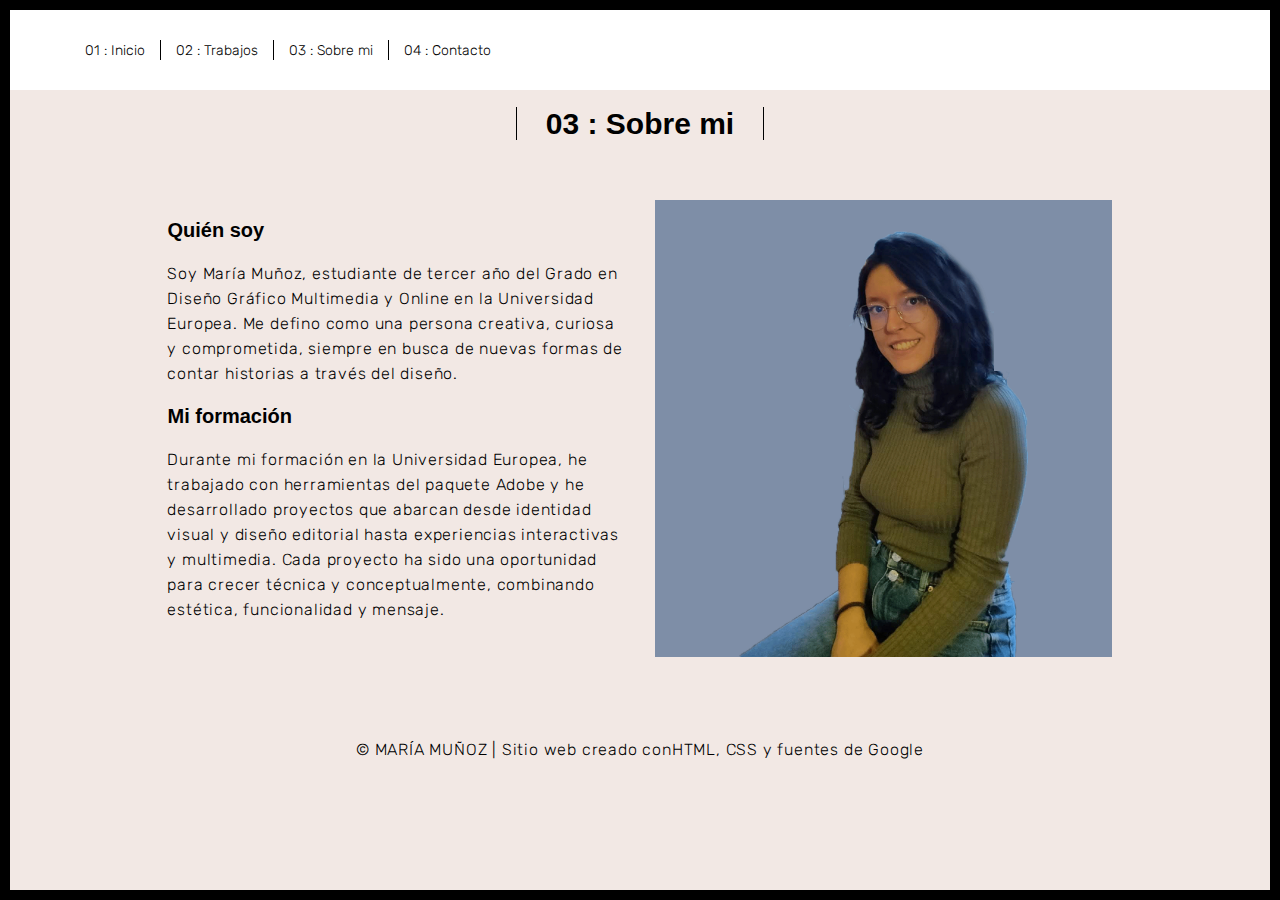
<file: about.html>
<!DOCTYPE html>
<html lang="es">

<head>
  <meta charset="UTF-8">
  <meta content="IE=edge" http-equiv="X-UA-Compatible">
  <meta content="width=device-width,initial-scale=1" name="viewport">
  <meta content="description" name="description">
  <meta name="google" content="notranslate" />
  <meta content="Mashup templates have been developped by Orson.io team" name="author">

  <!-- Disable tap highlight on IE -->
  <meta name="msapplication-tap-highlight" content="no">
  
  <link rel="apple-touch-icon" sizes="180x180" href="./assets/apple-icon-180x180.png">
  <link href="./assets/favicon.ico" rel="icon">

  <title>Sobre mi</title>  

<link href="./stylesheet.css" rel="stylesheet"></head>

<body class="">
<div id="site-border-left"></div>
<div id="site-border-right"></div>
<div id="site-border-top"></div>
<div id="site-border-bottom"></div>
 <!-- Add your content of header -->
<header>
  <nav class="navbar  navbar-fixed-top navbar-default">
    <div class="container">
        <button type="button" class="navbar-toggle collapsed" data-toggle="collapse" data-target="#navbar-collapse" aria-expanded="false">
          <span class="sr-only">Toggle navigation</span>
          <span class="icon-bar"></span>
          <span class="icon-bar"></span>
          <span class="icon-bar"></span>
        </button>

      <div class="collapse navbar-collapse" id="navbar-collapse">
        <ul class="nav navbar-nav ">
           <li><a href="./index.html" title="">01 : Inicio</a></li>
          <li><a href="./works.html" title="">02 : Trabajos</a></li>
          <li><a href="./about.html" title="">03 : Sobre mi</a></li>
          <li><a href="./contact.html" title="">04 : Contacto</a></li>
        </ul>


      </div> 
    </div>
  </nav>
</header>

<div class="section-container">
    <div class="container">
      <div class="row">
        <div class="col-xs-12">
          <div class="section-container-spacer text-center">
            <h1 class="h2">03 : Sobre mi</h1>
          </div>
          
          <div class="row">
            <div class="col-md-10 col-md-offset-1">
              <div class="row">
                <div class="col-xs-12 col-md-6">
                  <h3>Quién soy</h3>
                  <p>Soy María Muñoz, estudiante de tercer año del Grado en Diseño Gráfico Multimedia
				  y Online en la Universidad Europea. Me defino como una persona creativa, curiosa y
				  comprometida, siempre en busca de nuevas formas de contar historias a través del diseño.</p>
                  <h3>Mi formación </h3>
                  <p>Durante mi formación en la Universidad Europea, he trabajado con herramientas del
				  paquete Adobe y he desarrollado proyectos que abarcan desde identidad visual y
				  diseño editorial hasta experiencias interactivas y multimedia. Cada proyecto ha sido
				  una oportunidad para crecer técnica y conceptualmente, combinando estética, funcionalidad y mensaje. 
                </div>
                <div class="col-xs-12 col-md-6">
                  <img src="./assets/images/Fotografia_perfil.png" class="img-responsive" alt="">
                </div>
              </div>
            </div>
          </div>
          
          
       </div>
      </div>
    </div>
  </div>


<footer class="footer-container text-center">
  <div class="container">
    <div class="row">
      <div class="col-xs-12">
        <p>© MARÍA MUÑOZ | Sitio web creado conHTML, CSS y fuentes de Google</p>
      </div>
    </div>
  </div>
</footer>

</body>

</html>
</file>
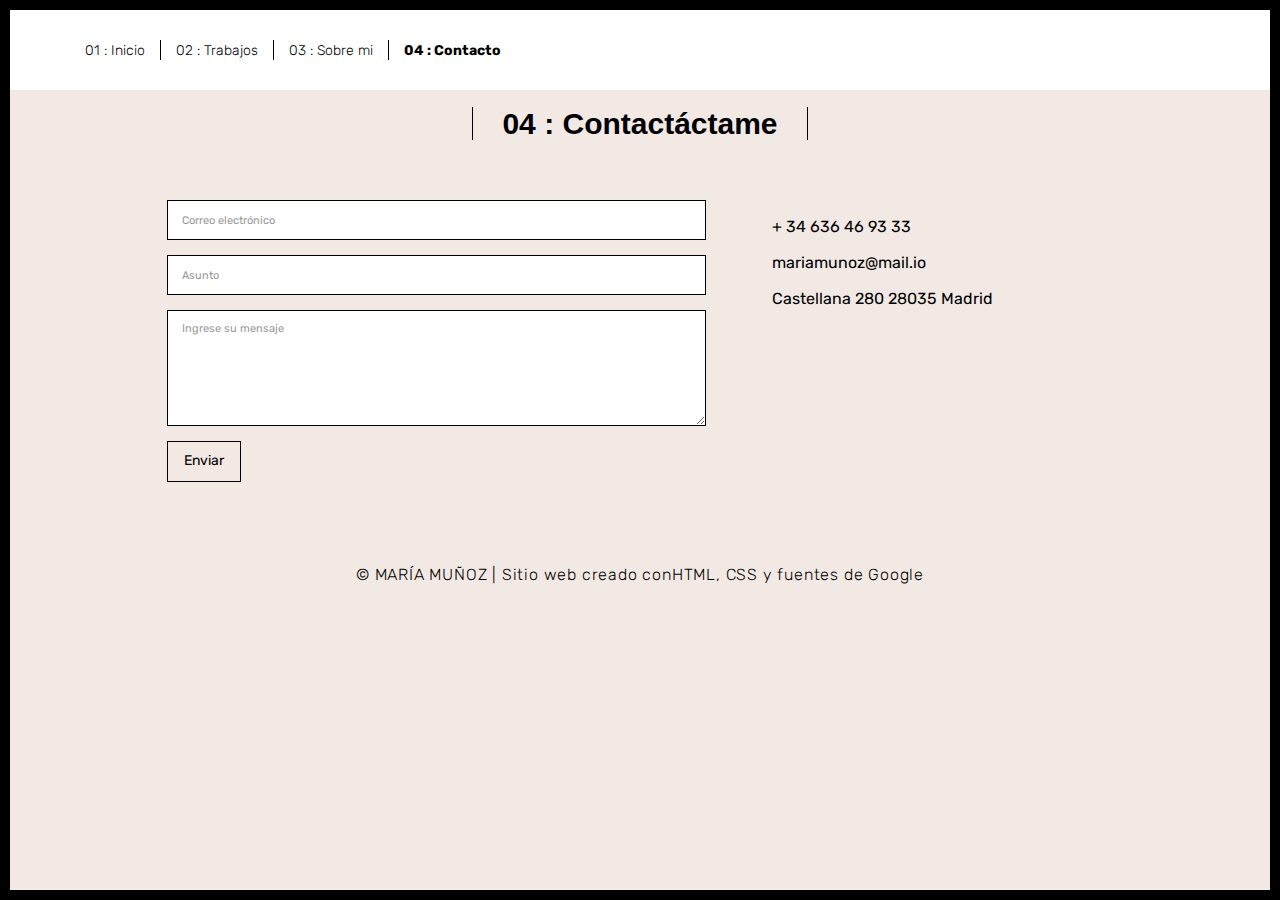
<file: contact.html>
<!DOCTYPE html>
<html lang="es">

<head>
  <meta charset="UTF-8">
  <meta content="IE=edge" http-equiv="X-UA-Compatible">
  <meta content="width=device-width,initial-scale=1" name="viewport">
  <meta content="description" name="description">
  <meta name="google" content="notranslate" />
  <meta content="Mashup templates have been developped by Orson.io team" name="author">

  <!-- Disable tap highlight on IE -->
  <meta name="msapplication-tap-highlight" content="no">
  
  <link rel="apple-touch-icon" sizes="180x180" href="./assets/apple-icon-180x180.png">
  <link href="./assets/favicon.ico" rel="icon">

  <title>Contacto</title>  

<link href="./stylesheet.css" rel="stylesheet"></head>

<body class="">
<div id="site-border-left"></div>
<div id="site-border-right"></div>
<div id="site-border-top"></div>
<div id="site-border-bottom"></div>
 <!-- Add your content of header -->
<header>
  <nav class="navbar  navbar-fixed-top navbar-default">
    <div class="container">
        <button type="button" class="navbar-toggle collapsed" data-toggle="collapse" data-target="#navbar-collapse" aria-expanded="false">
          <span class="sr-only">Toggle navigation</span>
          <span class="icon-bar"></span>
          <span class="icon-bar"></span>
          <span class="icon-bar"></span>
        </button>

      <div class="collapse navbar-collapse" id="navbar-collapse">
        <ul class="nav navbar-nav ">
           <li><a href="./index.html" title="">01 : Inicio</a></li>
          <li><a href="./works.html" title="">02 : Trabajos</a></li>
          <li><a href="./about.html" title="">03 : Sobre mi</a></li>
          <li><a href="./contact.html" title="">04 : Contacto</a></li>
        </ul>


      </div> 
    </div>
  </nav>
</header>

<div class="section-container">
    <div class="container">
      <div class="row">
        <div class="col-xs-12">
          <div class="section-container-spacer text-center">
            <h1 class="h2">04 : Contactáctame</h1>
          </div>
          
          <div class="row">
            <div class="col-md-10 col-md-offset-1">
               <form action="" class="reveal-content">
                  <div class="row">
                    <div class="col-md-7">
                      <div class="form-group">
                        <input type="email" class="form-control" id="email" placeholder="Correo electrónico">
                      </div>
                      <div class="form-group">
                        <input type="text" class="form-control" id="subject" placeholder="Asunto">
                      </div>
                      <div class="form-group">
                        <textarea class="form-control" rows="5" placeholder="Ingrese su mensaje"></textarea>
                      </div>
                      <button type="submit" class="btn btn-default btn-lg">Enviar</button>
                    </div>
                    <div class="col-md-5 address-container">
                      <ul class="list-unstyled">
                        <li>
                          <span class="fa-icon">
                            <i class="fa fa-phone" aria-hidden="true"></i>
                          </span>
                          + 34 636 46 93 33
                        </li>
                        <li>
                          <span class="fa-icon">
                            <i class="fa fa-at" aria-hidden="true"></i>
                          </span>
                          mariamunoz@mail.io
                        </li>
                        <li>
                          <span class="fa-icon">
                            <i class="fa fa fa-map-marker" aria-hidden="true"></i>
                          </span>
                          Castellana 280 28035 Madrid
                        </li>
                      </ul>
      

                    </div>
                  </div>
                </form>
            </div>

          </div>
         
       </div>
      </div>
    </div>
  </div>


<footer class="footer-container text-center">
  <div class="container">
    <div class="row">
      <div class="col-xs-12">
        <p>© MARÍA MUÑOZ | Sitio web creado conHTML, CSS y fuentes de Google</p>
      </div>
    </div>
  </div>
</footer>

<script>
  document.addEventListener("DOMContentLoaded", function (event) {
     navActivePage();
  });
</script>

<!-- Google Analytics: change UA-XXXXX-X to be your site's ID 

<script>
  (function (i, s, o, g, r, a, m) {
    i['GoogleAnalyticsObject'] = r; i[r] = i[r] || function () {
      (i[r].q = i[r].q || []).push(arguments)
    }, i[r].l = 1 * new Date(); a = s.createElement(o),
      m = s.getElementsByTagName(o)[0]; a.async = 1; a.src = g; m.parentNode.insertBefore(a, m)
  })(window, document, 'script', '//www.google-analytics.com/analytics.js', 'ga');
  ga('create', 'UA-XXXXX-X', 'auto');
  ga('send', 'pageview');
</script>

--> <script type="text/javascript" src="./main.70a66962.js"></script></body>

</html>
</file>
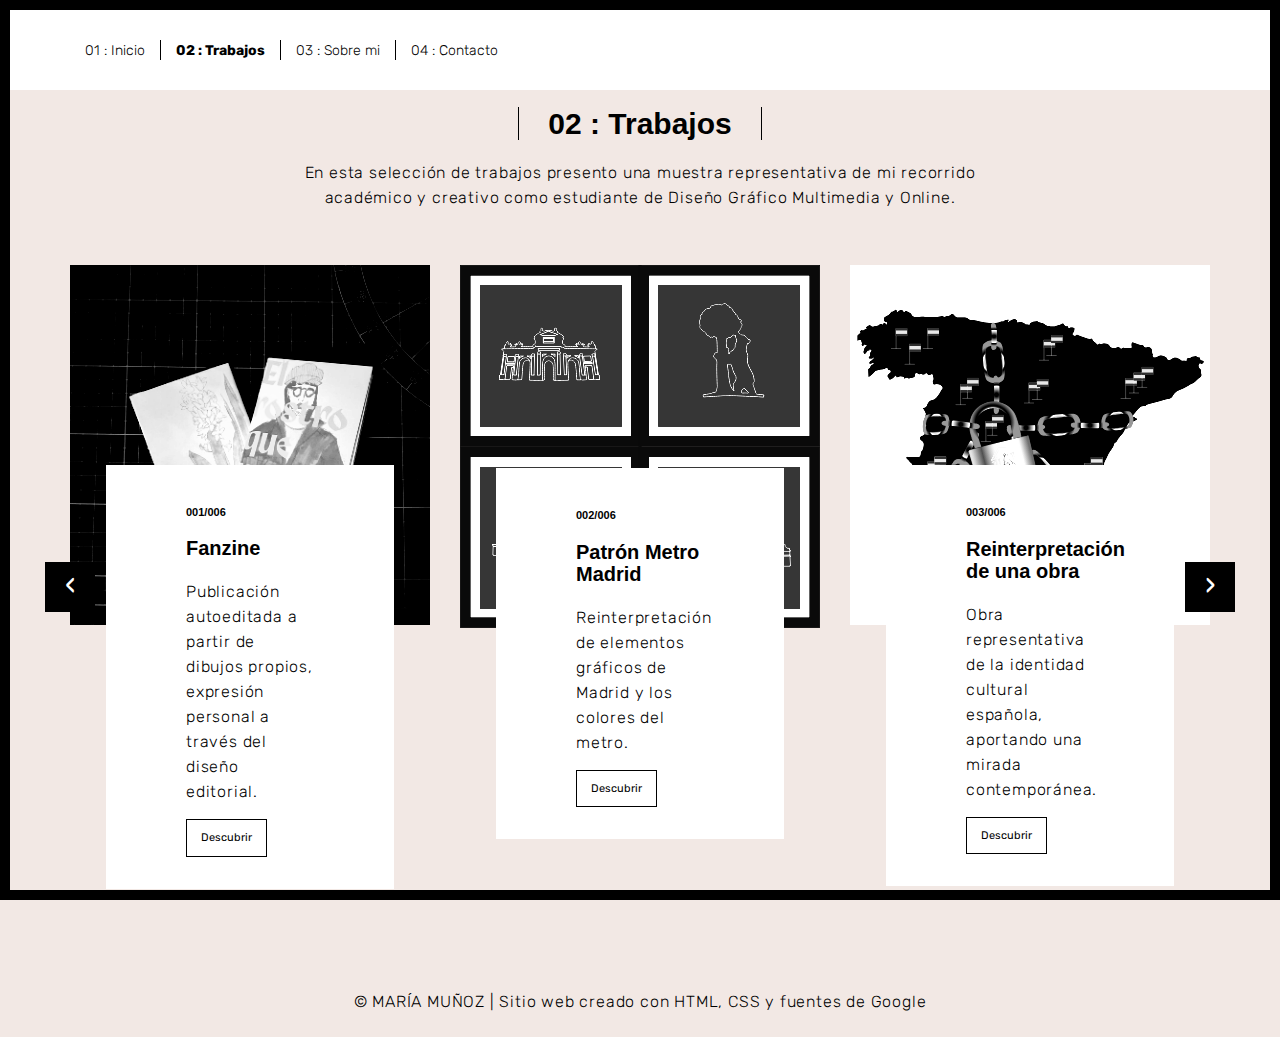
<file: works.html>
<!DOCTYPE html>
<html lang="en">

<head>
  <meta charset="UTF-8">
  <meta content="IE=edge" http-equiv="X-UA-Compatible">
  <meta content="width=device-width,initial-scale=1" name="viewport">
  <meta content="description" name="description">
  <meta name="google" content="notranslate" />
  <meta content="Mashup templates have been developped by Orson.io team" name="author">

  <!-- Disable tap highlight on IE -->
  <meta name="msapplication-tap-highlight" content="no">
  
  <link rel="apple-touch-icon" sizes="180x180" href="./assets/apple-icon-180x180.png">
  <link href="./assets/favicon.ico" rel="icon">

  <title>Trabajos</title>  

<link href="./stylesheet.css" rel="stylesheet"></head>

<body class="">
<div id="site-border-left"></div>
<div id="site-border-right"></div>
<div id="site-border-top"></div>
<div id="site-border-bottom"></div>
 <!-- Add your content of header -->
<header>
  <nav class="navbar  navbar-fixed-top navbar-default">
    <div class="container">
        <button type="button" class="navbar-toggle collapsed" data-toggle="collapse" data-target="#navbar-collapse" aria-expanded="false">
          <span class="sr-only">Toggle navigation</span>
          <span class="icon-bar"></span>
          <span class="icon-bar"></span>
          <span class="icon-bar"></span>
        </button>

      <div class="collapse navbar-collapse" id="navbar-collapse">
        <ul class="nav navbar-nav ">
           <li><a href="./index.html" title="">01 : Inicio</a></li>
          <li><a href="./works.html" title="">02 : Trabajos</a></li>
          <li><a href="./about.html" title="">03 : Sobre mi</a></li>
          <li><a href="./contact.html" title="">04 : Contacto</a></li>
        </ul>


      </div> 
    </div>
  </nav>
</header>

<div class="section-container">
  <div class="container">
    <div class="row">
      
      <div class="col-sm-8 col-sm-offset-2 section-container-spacer">
        <div class="text-center">
          <h1 class="h2">02 : Trabajos</h1>
          <p>En esta selección de trabajos presento una muestra representativa de mi recorrido académico y creativo como estudiante de Diseño Gráfico Multimedia y Online.</p>
        </div>
      </div>

      <div class="col-md-12">
     
      <div id="myCarousel" class="carousel slide projects-carousel">
        <!-- Carousel items -->
        <div class="carousel-inner">
            <div class="item active">
                <div class="row">
                    <div class="col-sm-4">

                      <a href="./work.html" title="" class="black-image-project-hover">
                        <img src="./assets/images/work01-hover.jpg" alt="" class="img-responsive">
                      </a>
                      <div class="card-container card-container-lg">
                        <h4>001/006</h4>
                        <h3>Fanzine</h3>
                        <p>Publicación autoeditada a partir de dibujos propios, expresión personal a través del diseño editorial.</p>
                        <a href="./work.html" title="" class="btn btn-default">Descubrir</a>
                      </div>
                    </div>
                    <div class="col-sm-4">
                      <a href="./work.html" title="" class="black-image-project-hover">
                        <img src="./assets/images/work02-hover.svg" alt="" class="img-responsive">
                      </a>
                      <div class="card-container card-container-lg">
                        <h4>002/006</h4>
                        <h3>Patrón Metro Madrid</h3>
                        <p>Reinterpretación de elementos gráficos de Madrid y los colores del metro.</p>
                        <a href="./work.html" title="" class="btn btn-default">Descubrir</a>
                      </div>
                    </div>
                    <div class="col-sm-4">
                      <a href="./work.html" title="" class="black-image-project-hover">
                        <img src="./assets/images/work03-hover.svg" alt="" class="img-responsive">
                      </a>
                      <div class="card-container card-container-lg">
                        <h4>003/006</h4>
                        <h3>Reinterpretación de una obra</h3>
                        <p>Obra representativa de la identidad cultural española, aportando una mirada contemporánea.</p>
                        <a href="./work.html" title="" class="btn btn-default">Descubrir</a>
                      </div>
                    </div>
                    
                </div>
                <!--/row-->
            </div>
            <!--/item-->
            <div class="item">
                <div class="row">
                  <div class="col-sm-4">
                    <a href="./work.html" class="black-image-project-hover">
                      <img src="./assets/images/work05-hover.svg" alt="Image" class="img-responsive">
                    </a>
                    <div class="card-container">
                      <h4>004/006</h4>
                      <h3>Cartel Deco</h3>
                      <p>Pieza promocional de un amplificador de guitarra inspirado en el movimiento Art Déco.</p>
                      <a href="./work.html" class="btn btn-default">Descubrir</a>
                    </div>
                  </div>
                   <div class="col-sm-4">
                      <a href="./work.html" class="black-image-project-hover">
                        <img src="./assets/images/work06-hover.svg" alt="Image" class="img-responsive">
                      </a>
                      <div class="card-container">
                        <h4>005/006</h4>
                        <h3>Cartel optometrista</h3>
                        <p>Diseño gráfico inspirado en la clásica tabla de agudeza visual.</p>
                        <a href="./work.html" class="btn btn-default">Descubrir</a>
                      </div>
                    </div>
                    
                    <div class="col-sm-4">
                      <a href="./work.html" class="black-image-project-hover">
                        <img src="./assets/images/work04-hover.svg" alt="Image" class="img-responsive">
                      </a>
                      <div class="card-container">
                        <h4>006/006</h4>
                        <h3>Cartel Novo</h3>
                        <p>Pieza promocional de un amplificador de guitarra inspirado en el movimiento Art Novo.</p>
                        <a href="./work.html" class="btn btn-default">Descubrir</a>
                      </div>
                    </div>
                    
                </div>
                <!--/row-->
            </div>
            
            <!--/item-->
        </div>
        <!--/carousel-inner--> 
        <a class="left carousel-control" href="#myCarousel" data-slide="prev">‹</a>

        <a class="right carousel-control" href="#myCarousel" data-slide="next">›</a>
     </div>



    <!--/myCarousel-->
    </div>



    </div>
  </div>
</div>


<footer class="footer-container text-center">
  <div class="container">
    <div class="row">
      <div class="col-xs-12">
        <p>© MARÍA MUÑOZ | Sitio web creado con HTML, CSS y fuentes de Google</p>
      </div>
    </div>
  </div>
</footer>

<script>
  document.addEventListener("DOMContentLoaded", function (event) {
     navActivePage();
  });
</script>

<!-- Google Analytics: change UA-XXXXX-X to be your site's ID 

<script>
  (function (i, s, o, g, r, a, m) {
    i['GoogleAnalyticsObject'] = r; i[r] = i[r] || function () {
      (i[r].q = i[r].q || []).push(arguments)
    }, i[r].l = 1 * new Date(); a = s.createElement(o),
      m = s.getElementsByTagName(o)[0]; a.async = 1; a.src = g; m.parentNode.insertBefore(a, m)
  })(window, document, 'script', '//www.google-analytics.com/analytics.js', 'ga');
  ga('create', 'UA-XXXXX-X', 'auto');
  ga('send', 'pageview');
</script>

--> <script type="text/javascript" src="./main.70a66962.js"></script></body>

</html>
</file>
<file: stylesheet.css>
@import url('https://fonts.googleapis.com/css2?family=Rubik&display=swap');
body {
  font-family: 'Rubik', sans-serif;
  background-color: #f2e8e4;
 */
/html{font-family:sans-serif;-ms-text-size-adjust:100%;-webkit-text-size-adjust:100%}body{margin:0}article,aside,details,figcaption,figure,footer,header,hgroup,main,menu,nav,section,summary{display:block}audio,canvas,progress,video{display:inline-block;vertical-align:baseline}audio:not([controls]){display:none;height:0}[hidden],template{display:none}a{background-color:transparent}a:active,a:hover{outline:0}abbr[title]{border-bottom:1px dotted}b,strong{font-weight:700}dfn{font-style:italic}h1{font-size:2em;margin:.67em 0}mark{background:#ff0;color:#000}small{font-size:80%}sub,sup{font-size:75%;line-height:0;position:relative;vertical-align:baseline}sup{top:-.5em}sub{bottom:-.25em}img{border:0}svg:not(:root){overflow:hidden}figure{margin:1em 40px}hr{box-sizing:content-box;height:0}pre{overflow:auto}code,kbd,pre,samp{font-family:monospace,monospace;font-size:1em}button,input,optgroup,select,textarea{color:inherit;font:inherit;margin:0}button{overflow:visible}button,select{text-transform:none}button,html input[type=button],input[type=reset],input[type=submit]{-webkit-appearance:button;cursor:pointer}button[disabled],html input[disabled]{cursor:default}button::-moz-focus-inner,input::-moz-focus-inner{border:0;padding:0}input{line-height:normal}input[type=checkbox],input[type=radio]{box-sizing:border-box;padding:0}input[type=number]::-webkit-inner-spin-button,input[type=number]::-webkit-outer-spin-button{height:auto}input[type=search]{-webkit-appearance:textfield;box-sizing:content-box}input[type=search]::-webkit-search-cancel-button,input[type=search]::-webkit-search-decoration{-webkit-appearance:none}fieldset{border:1px solid silver;margin:0 2px;padding:.35em .625em .75em}textarea{overflow:auto}optgroup{font-weight:700}table{border-collapse:collapse;border-spacing:0}td,th{padding:0}

/@media print{*,:after,:before{background:transparent!important;color:#000!important;box-shadow:none!important;text-shadow:none!important}a,a:visited{text-decoration:underline}a[href]:after{content:" (" attr(href) ")"}abbr[title]:after{content:" (" attr(title) ")"}a[href^="#"]:after,a[href^="javascript:"]:after{content:""}blockquote,pre{border:1px solid #999;page-break-inside:avoid}thead{display:table-header-group}img,tr{page-break-inside:avoid}img{max-width:100%!important}h2,h3,p{orphans:3;widows:3}h2,h3{page-break-after:avoid}.navbar{display:none}.btn>.caret,.dropup>.btn>.caret{border-top-color:#000!important}.label{border:1px solid #000}.table{border-collapse:collapse!important}.table td,.table th{background-color:#fff!important}.table-bordered td,.table-bordered th{border:1px solid #ddd!important}}*,:after,:before{-webkit-box-sizing:border-box;-moz-box-sizing:border-box;box-sizing:border-box}html{font-size:10px;-webkit-tap-highlight-color:transparent}body{font-family:Roboto Mono,Helvetica,Arial,sans-serif;font-size:11px;line-height:1.78;color:#000;background-color:#fff}button,input,select,textarea{font-family:inherit;font-size:inherit;line-height:inherit}a{color:#001aff;text-decoration:none}a:focus,a:hover{color:#0012b3;text-decoration:underline}a:focus{outline:5px auto -webkit-focus-ring-color;outline-offset:-2px}figure{margin:0}img{vertical-align:middle}.img-responsive{display:block;max-width:100%;height:auto}.img-rounded{border-radius:0}.img-thumbnail{padding:4px;line-height:1.78;background-color:#fff;border:1px solid #ddd;border-radius:0;-webkit-transition:all .2s ease-in-out;-o-transition:all .2s ease-in-out;transition:all .2s ease-in-out;display:inline-block;max-width:100%;height:auto}.img-circle{border-radius:50%}hr{margin-top:19px;margin-bottom:19px;border:0;border-top:1px solid #eee}.sr-only{position:absolute;width:1px;height:1px;margin:-1px;padding:0;overflow:hidden;clip:rect(0,0,0,0);border:0}.sr-only-focusable:active,.sr-only-focusable:focus{position:static;width:auto;height:auto;margin:0;overflow:visible;clip:auto}[role=button]{cursor:pointer}.h1,.h2,.h3,.h4,.h5,.h6,h1,h2,h3,h4,h5,h6{font-family:Roboto Mono,Helvetica,Arial,sans-serif;font-weight:700;line-height:1.1;color:#000}.h1 .small,.h1 small,.h2 .small,.h2 small,.h3 .small,.h3 small,.h4 .small,.h4 small,.h5 .small,.h5 small,.h6 .small,.h6 small,h1 .small,h1 small,h2 .small,h2 small,h3 .small,h3 small,h4 .small,h4 small,h5 .small,h5 small,h6 .small,h6 small{font-weight:400;line-height:1;color:#777}.h1,.h2,.h3,h1,h2,h3{margin-top:19px;margin-bottom:9.5px}.h1 .small,.h1 small,.h2 .small,.h2 small,.h3 .small,.h3 small,h1 .small,h1 small,h2 .small,h2 small,h3 .small,h3 small{font-size:65%}.h4,.h5,.h6,h4,h5,h6{margin-top:9.5px;margin-bottom:9.5px}.h4 .small,.h4 small,.h5 .small,.h5 small,.h6 .small,.h6 small,h4 .small,h4 small,h5 .small,h5 small,h6 .small,h6 small{font-size:75%}.h1,h1{font-size:70px}.h2,h2{font-size:30px}.h3,h3{font-size:20px}.h4,.h5,h4,h5{font-size:11px}.h6,h6{font-size:10px}p{margin:0 0 9.5px}.lead{margin-bottom:19px;font-size:12px;font-weight:300;line-height:1.4}@media (min-width:768px){.lead{font-size:16.5px}}.small,small{font-size:90%}.mark,mark{background-color:#fcf8e3;padding:.2em}.text-left{text-align:left}.text-right{text-align:right}.text-center{text-align:center}.text-justify{text-align:justify}.text-nowrap{white-space:nowrap}.text-lowercase{text-transform:lowercase}.initialism,.text-uppercase{text-transform:uppercase}.text-capitalize{text-transform:capitalize}.text-muted{color:#777}.text-primary{color:#001aff}a.text-primary:focus,a.text-primary:hover{color:#0015cc}.text-success{color:#fff}a.text-success:focus,a.text-success:hover{color:#e6e6e6}.text-info{color:#31708f}a.text-info:focus,a.text-info:hover{color:#245269}.text-warning{color:#8a6d3b}a.text-warning:focus,a.text-warning:hover{color:#66512c}.text-danger{color:#fff}a.text-danger:focus,a.text-danger:hover{color:#e6e6e6}.bg-primary{color:#fff;background-color:#001aff}a.bg-primary:focus,a.bg-primary:hover{background-color:#0015cc}.bg-success,a.bg-success:focus,a.bg-success:hover{background-color:#000}.bg-info{background-color:#d9edf7}a.bg-info:focus,a.bg-info:hover{background-color:#afd9ee}.bg-warning{background-color:#fcf8e3}a.bg-warning:focus,a.bg-warning:hover{background-color:#f7ecb5}.bg-danger{background-color:red}a.bg-danger:focus,a.bg-danger:hover{background-color:#c00}.page-header{padding-bottom:8.5px;margin:38px 0 19px;border-bottom:1px solid #eee}ol,ul{margin-top:0;margin-bottom:9.5px}ol ol,ol ul,ul ol,ul ul{margin-bottom:0}.list-inline,.list-unstyled{padding-left:0;list-style:none}.list-inline{margin-left:-5px}.list-inline>li{display:inline-block;padding-left:5px;padding-right:5px}dl{margin-top:0;margin-bottom:19px}dd,dt{line-height:1.78}dt{font-weight:700}dd{margin-left:0}.dl-horizontal dd:after,.dl-horizontal dd:before{content:" ";display:table}.dl-horizontal dd:after{clear:both}@media (min-width:768px){.dl-horizontal dt{float:left;width:160px;clear:left;text-align:right;overflow:hidden;text-overflow:ellipsis;white-space:nowrap}.dl-horizontal dd{margin-left:180px}}abbr[data-original-title],abbr[title]{cursor:help;border-bottom:1px dotted #777}.initialism{font-size:90%}blockquote{padding:9.5px 19px;margin:0 0 19px;font-size:13.75px;border-left:5px solid #eee}blockquote ol:last-child,blockquote p:last-child,blockquote ul:last-child{margin-bottom:0}blockquote .small,blockquote footer,blockquote small{display:block;font-size:80%;line-height:1.78;color:#777}blockquote .small:before,blockquote footer:before,blockquote small:before{content:"\2014   \A0"}.blockquote-reverse,blockquote.pull-right{padding-right:15px;padding-left:0;border-right:5px solid #eee;border-left:0;text-align:right}.blockquote-reverse .small:before,.blockquote-reverse footer:before,.blockquote-reverse small:before,blockquote.pull-right .small:before,blockquote.pull-right footer:before,blockquote.pull-right small:before{content:""}.blockquote-reverse .small:after,.blockquote-reverse footer:after,.blockquote-reverse small:after,blockquote.pull-right .small:after,blockquote.pull-right footer:after,blockquote.pull-right small:after{content:"\A0   \2014"}address{margin-bottom:19px;font-style:normal;line-height:1.78}code,kbd,pre,samp{font-family:Menlo,Monaco,Consolas,Courier New,monospace}code{color:#c7254e;background-color:#f9f2f4}code,kbd{padding:2px 4px;font-size:90%;border-radius:0}kbd{color:#fff;background-color:#333;box-shadow:inset 0 -1px 0 rgba(0,0,0,.25)}kbd kbd{padding:0;font-size:100%;font-weight:700;box-shadow:none}pre{display:block;padding:9px;margin:0 0 9.5px;font-size:10px;line-height:1.78;word-break:break-all;word-wrap:break-word;color:#333;background-color:#f5f5f5;border:1px solid #ccc;border-radius:0}pre code{padding:0;font-size:inherit;color:inherit;white-space:pre-wrap;background-color:transparent;border-radius:0}.pre-scrollable{max-height:340px;overflow-y:scroll}.container{margin-right:auto;margin-left:auto;padding-left:15px;padding-right:15px}.container:after,.container:before{content:" ";display:table}.container:after{clear:both}@media (min-width:768px){.container{width:750px}}@media (min-width:992px){.container{width:970px}}@media (min-width:1200px){.container{width:1170px}}.container-fluid{margin-right:auto;margin-left:auto;padding-left:15px;padding-right:15px}.container-fluid:after,.container-fluid:before{content:" ";display:table}.container-fluid:after{clear:both}.row{margin-left:-15px;margin-right:-15px}.row:after,.row:before{content:" ";display:table}.row:after{clear:both}.col-lg-1,.col-lg-2,.col-lg-3,.col-lg-4,.col-lg-5,.col-lg-6,.col-lg-7,.col-lg-8,.col-lg-9,.col-lg-10,.col-lg-11,.col-lg-12,.col-md-1,.col-md-2,.col-md-3,.col-md-4,.col-md-5,.col-md-6,.col-md-7,.col-md-8,.col-md-9,.col-md-10,.col-md-11,.col-md-12,.col-sm-1,.col-sm-2,.col-sm-3,.col-sm-4,.col-sm-5,.col-sm-6,.col-sm-7,.col-sm-8,.col-sm-9,.col-sm-10,.col-sm-11,.col-sm-12,.col-xs-1,.col-xs-2,.col-xs-3,.col-xs-4,.col-xs-5,.col-xs-6,.col-xs-7,.col-xs-8,.col-xs-9,.col-xs-10,.col-xs-11,.col-xs-12{position:relative;min-height:1px;padding-left:15px;padding-right:15px}.col-xs-1,.col-xs-2,.col-xs-3,.col-xs-4,.col-xs-5,.col-xs-6,.col-xs-7,.col-xs-8,.col-xs-9,.col-xs-10,.col-xs-11,.col-xs-12{float:left}.col-xs-1{width:8.33333%}.col-xs-2{width:16.66667%}.col-xs-3{width:25%}.col-xs-4{width:33.33333%}.col-xs-5{width:41.66667%}.col-xs-6{width:50%}.col-xs-7{width:58.33333%}.col-xs-8{width:66.66667%}.col-xs-9{width:75%}.col-xs-10{width:83.33333%}.col-xs-11{width:91.66667%}.col-xs-12{width:100%}.col-xs-pull-0{right:auto}.col-xs-pull-1{right:8.33333%}.col-xs-pull-2{right:16.66667%}.col-xs-pull-3{right:25%}.col-xs-pull-4{right:33.33333%}.col-xs-pull-5{right:41.66667%}.col-xs-pull-6{right:50%}.col-xs-pull-7{right:58.33333%}.col-xs-pull-8{right:66.66667%}.col-xs-pull-9{right:75%}.col-xs-pull-10{right:83.33333%}.col-xs-pull-11{right:91.66667%}.col-xs-pull-12{right:100%}.col-xs-push-0{left:auto}.col-xs-push-1{left:8.33333%}.col-xs-push-2{left:16.66667%}.col-xs-push-3{left:25%}.col-xs-push-4{left:33.33333%}.col-xs-push-5{left:41.66667%}.col-xs-push-6{left:50%}.col-xs-push-7{left:58.33333%}.col-xs-push-8{left:66.66667%}.col-xs-push-9{left:75%}.col-xs-push-10{left:83.33333%}.col-xs-push-11{left:91.66667%}.col-xs-push-12{left:100%}.col-xs-offset-0{margin-left:0}.col-xs-offset-1{margin-left:8.33333%}.col-xs-offset-2{margin-left:16.66667%}.col-xs-offset-3{margin-left:25%}.col-xs-offset-4{margin-left:33.33333%}.col-xs-offset-5{margin-left:41.66667%}.col-xs-offset-6{margin-left:50%}.col-xs-offset-7{margin-left:58.33333%}.col-xs-offset-8{margin-left:66.66667%}.col-xs-offset-9{margin-left:75%}.col-xs-offset-10{margin-left:83.33333%}.col-xs-offset-11{margin-left:91.66667%}.col-xs-offset-12{margin-left:100%}@media (min-width:768px){.col-sm-1,.col-sm-2,.col-sm-3,.col-sm-4,.col-sm-5,.col-sm-6,.col-sm-7,.col-sm-8,.col-sm-9,.col-sm-10,.col-sm-11,.col-sm-12{float:left}.col-sm-1{width:8.33333%}.col-sm-2{width:16.66667%}.col-sm-3{width:25%}.col-sm-4{width:33.33333%}.col-sm-5{width:41.66667%}.col-sm-6{width:50%}.col-sm-7{width:58.33333%}.col-sm-8{width:66.66667%}.col-sm-9{width:75%}.col-sm-10{width:83.33333%}.col-sm-11{width:91.66667%}.col-sm-12{width:100%}.col-sm-pull-0{right:auto}.col-sm-pull-1{right:8.33333%}.col-sm-pull-2{right:16.66667%}.col-sm-pull-3{right:25%}.col-sm-pull-4{right:33.33333%}.col-sm-pull-5{right:41.66667%}.col-sm-pull-6{right:50%}.col-sm-pull-7{right:58.33333%}.col-sm-pull-8{right:66.66667%}.col-sm-pull-9{right:75%}.col-sm-pull-10{right:83.33333%}.col-sm-pull-11{right:91.66667%}.col-sm-pull-12{right:100%}.col-sm-push-0{left:auto}.col-sm-push-1{left:8.33333%}.col-sm-push-2{left:16.66667%}.col-sm-push-3{left:25%}.col-sm-push-4{left:33.33333%}.col-sm-push-5{left:41.66667%}.col-sm-push-6{left:50%}.col-sm-push-7{left:58.33333%}.col-sm-push-8{left:66.66667%}.col-sm-push-9{left:75%}.col-sm-push-10{left:83.33333%}.col-sm-push-11{left:91.66667%}.col-sm-push-12{left:100%}.col-sm-offset-0{margin-left:0}.col-sm-offset-1{margin-left:8.33333%}.col-sm-offset-2{margin-left:16.66667%}.col-sm-offset-3{margin-left:25%}.col-sm-offset-4{margin-left:33.33333%}.col-sm-offset-5{margin-left:41.66667%}.col-sm-offset-6{margin-left:50%}.col-sm-offset-7{margin-left:58.33333%}.col-sm-offset-8{margin-left:66.66667%}.col-sm-offset-9{margin-left:75%}.col-sm-offset-10{margin-left:83.33333%}.col-sm-offset-11{margin-left:91.66667%}.col-sm-offset-12{margin-left:100%}}@media (min-width:992px){.col-md-1,.col-md-2,.col-md-3,.col-md-4,.col-md-5,.col-md-6,.col-md-7,.col-md-8,.col-md-9,.col-md-10,.col-md-11,.col-md-12{float:left}.col-md-1{width:8.33333%}.col-md-2{width:16.66667%}.col-md-3{width:25%}.col-md-4{width:33.33333%}.col-md-5{width:41.66667%}.col-md-6{width:50%}.col-md-7{width:58.33333%}.col-md-8{width:66.66667%}.col-md-9{width:75%}.col-md-10{width:83.33333%}.col-md-11{width:91.66667%}.col-md-12{width:100%}.col-md-pull-0{right:auto}.col-md-pull-1{right:8.33333%}.col-md-pull-2{right:16.66667%}.col-md-pull-3{right:25%}.col-md-pull-4{right:33.33333%}.col-md-pull-5{right:41.66667%}.col-md-pull-6{right:50%}.col-md-pull-7{right:58.33333%}.col-md-pull-8{right:66.66667%}.col-md-pull-9{right:75%}.col-md-pull-10{right:83.33333%}.col-md-pull-11{right:91.66667%}.col-md-pull-12{right:100%}.col-md-push-0{left:auto}.col-md-push-1{left:8.33333%}.col-md-push-2{left:16.66667%}.col-md-push-3{left:25%}.col-md-push-4{left:33.33333%}.col-md-push-5{left:41.66667%}.col-md-push-6{left:50%}.col-md-push-7{left:58.33333%}.col-md-push-8{left:66.66667%}.col-md-push-9{left:75%}.col-md-push-10{left:83.33333%}.col-md-push-11{left:91.66667%}.col-md-push-12{left:100%}.col-md-offset-0{margin-left:0}.col-md-offset-1{margin-left:8.33333%}.col-md-offset-2{margin-left:16.66667%}.col-md-offset-3{margin-left:25%}.col-md-offset-4{margin-left:33.33333%}.col-md-offset-5{margin-left:41.66667%}.col-md-offset-6{margin-left:50%}.col-md-offset-7{margin-left:58.33333%}.col-md-offset-8{margin-left:66.66667%}.col-md-offset-9{margin-left:75%}.col-md-offset-10{margin-left:83.33333%}.col-md-offset-11{margin-left:91.66667%}.col-md-offset-12{margin-left:100%}}@media (min-width:1200px){.col-lg-1,.col-lg-2,.col-lg-3,.col-lg-4,.col-lg-5,.col-lg-6,.col-lg-7,.col-lg-8,.col-lg-9,.col-lg-10,.col-lg-11,.col-lg-12{float:left}.col-lg-1{width:8.33333%}.col-lg-2{width:16.66667%}.col-lg-3{width:25%}.col-lg-4{width:33.33333%}.col-lg-5{width:41.66667%}.col-lg-6{width:50%}.col-lg-7{width:58.33333%}.col-lg-8{width:66.66667%}.col-lg-9{width:75%}.col-lg-10{width:83.33333%}.col-lg-11{width:91.66667%}.col-lg-12{width:100%}.col-lg-pull-0{right:auto}.col-lg-pull-1{right:8.33333%}.col-lg-pull-2{right:16.66667%}.col-lg-pull-3{right:25%}.col-lg-pull-4{right:33.33333%}.col-lg-pull-5{right:41.66667%}.col-lg-pull-6{right:50%}.col-lg-pull-7{right:58.33333%}.col-lg-pull-8{right:66.66667%}.col-lg-pull-9{right:75%}.col-lg-pull-10{right:83.33333%}.col-lg-pull-11{right:91.66667%}.col-lg-pull-12{right:100%}.col-lg-push-0{left:auto}.col-lg-push-1{left:8.33333%}.col-lg-push-2{left:16.66667%}.col-lg-push-3{left:25%}.col-lg-push-4{left:33.33333%}.col-lg-push-5{left:41.66667%}.col-lg-push-6{left:50%}.col-lg-push-7{left:58.33333%}.col-lg-push-8{left:66.66667%}.col-lg-push-9{left:75%}.col-lg-push-10{left:83.33333%}.col-lg-push-11{left:91.66667%}.col-lg-push-12{left:100%}.col-lg-offset-0{margin-left:0}.col-lg-offset-1{margin-left:8.33333%}.col-lg-offset-2{margin-left:16.66667%}.col-lg-offset-3{margin-left:25%}.col-lg-offset-4{margin-left:33.33333%}.col-lg-offset-5{margin-left:41.66667%}.col-lg-offset-6{margin-left:50%}.col-lg-offset-7{margin-left:58.33333%}.col-lg-offset-8{margin-left:66.66667%}.col-lg-offset-9{margin-left:75%}.col-lg-offset-10{margin-left:83.33333%}.col-lg-offset-11{margin-left:91.66667%}.col-lg-offset-12{margin-left:100%}}table{background-color:transparent}caption{padding-top:8px;padding-bottom:8px;color:#777}caption,th{text-align:left}.table{width:100%;max-width:100%;margin-bottom:19px}.table>tbody>tr>td,.table>tbody>tr>th,.table>tfoot>tr>td,.table>tfoot>tr>th,.table>thead>tr>td,.table>thead>tr>th{padding:8px;line-height:1.78;vertical-align:top;border-top:1px solid #ddd}.table>thead>tr>th{vertical-align:bottom;border-bottom:2px solid #ddd}.table>caption+thead>tr:first-child>td,.table>caption+thead>tr:first-child>th,.table>colgroup+thead>tr:first-child>td,.table>colgroup+thead>tr:first-child>th,.table>thead:first-child>tr:first-child>td,.table>thead:first-child>tr:first-child>th{border-top:0}.table>tbody+tbody{border-top:2px solid #ddd}.table .table{background-color:#fff}.table-condensed>tbody>tr>td,.table-condensed>tbody>tr>th,.table-condensed>tfoot>tr>td,.table-condensed>tfoot>tr>th,.table-condensed>thead>tr>td,.table-condensed>thead>tr>th{padding:5px}.table-bordered,.table-bordered>tbody>tr>td,.table-bordered>tbody>tr>th,.table-bordered>tfoot>tr>td,.table-bordered>tfoot>tr>th,.table-bordered>thead>tr>td,.table-bordered>thead>tr>th{border:1px solid #ddd}.table-bordered>thead>tr>td,.table-bordered>thead>tr>th{border-bottom-width:2px}.table-striped>tbody>tr:nth-of-type(odd){background-color:#f9f9f9}.table-hover>tbody>tr:hover{background-color:#f5f5f5}table col[class*=col-]{position:static;float:none;display:table-column}table td[class*=col-],table th[class*=col-]{position:static;float:none;display:table-cell}.table>tbody>tr.active>td,.table>tbody>tr.active>th,.table>tbody>tr>td.active,.table>tbody>tr>th.active,.table>tfoot>tr.active>td,.table>tfoot>tr.active>th,.table>tfoot>tr>td.active,.table>tfoot>tr>th.active,.table>thead>tr.active>td,.table>thead>tr.active>th,.table>thead>tr>td.active,.table>thead>tr>th.active{background-color:#f5f5f5}.table-hover>tbody>tr.active:hover>td,.table-hover>tbody>tr.active:hover>th,.table-hover>tbody>tr:hover>.active,.table-hover>tbody>tr>td.active:hover,.table-hover>tbody>tr>th.active:hover{background-color:#e8e8e8}.table-hover>tbody>tr.success:hover>td,.table-hover>tbody>tr.success:hover>th,.table-hover>tbody>tr:hover>.success,.table-hover>tbody>tr>td.success:hover,.table-hover>tbody>tr>th.success:hover,.table>tbody>tr.success>td,.table>tbody>tr.success>th,.table>tbody>tr>td.success,.table>tbody>tr>th.success,.table>tfoot>tr.success>td,.table>tfoot>tr.success>th,.table>tfoot>tr>td.success,.table>tfoot>tr>th.success,.table>thead>tr.success>td,.table>thead>tr.success>th,.table>thead>tr>td.success,.table>thead>tr>th.success{background-color:#000}.table>tbody>tr.info>td,.table>tbody>tr.info>th,.table>tbody>tr>td.info,.table>tbody>tr>th.info,.table>tfoot>tr.info>td,.table>tfoot>tr.info>th,.table>tfoot>tr>td.info,.table>tfoot>tr>th.info,.table>thead>tr.info>td,.table>thead>tr.info>th,.table>thead>tr>td.info,.table>thead>tr>th.info{background-color:#d9edf7}.table-hover>tbody>tr.info:hover>td,.table-hover>tbody>tr.info:hover>th,.table-hover>tbody>tr:hover>.info,.table-hover>tbody>tr>td.info:hover,.table-hover>tbody>tr>th.info:hover{background-color:#c4e3f3}.table>tbody>tr.warning>td,.table>tbody>tr.warning>th,.table>tbody>tr>td.warning,.table>tbody>tr>th.warning,.table>tfoot>tr.warning>td,.table>tfoot>tr.warning>th,.table>tfoot>tr>td.warning,.table>tfoot>tr>th.warning,.table>thead>tr.warning>td,.table>thead>tr.warning>th,.table>thead>tr>td.warning,.table>thead>tr>th.warning{background-color:#fcf8e3}.table-hover>tbody>tr.warning:hover>td,.table-hover>tbody>tr.warning:hover>th,.table-hover>tbody>tr:hover>.warning,.table-hover>tbody>tr>td.warning:hover,.table-hover>tbody>tr>th.warning:hover{background-color:#faf2cc}.table>tbody>tr.danger>td,.table>tbody>tr.danger>th,.table>tbody>tr>td.danger,.table>tbody>tr>th.danger,.table>tfoot>tr.danger>td,.table>tfoot>tr.danger>th,.table>tfoot>tr>td.danger,.table>tfoot>tr>th.danger,.table>thead>tr.danger>td,.table>thead>tr.danger>th,.table>thead>tr>td.danger,.table>thead>tr>th.danger{background-color:red}.table-hover>tbody>tr.danger:hover>td,.table-hover>tbody>tr.danger:hover>th,.table-hover>tbody>tr:hover>.danger,.table-hover>tbody>tr>td.danger:hover,.table-hover>tbody>tr>th.danger:hover{background-color:#e60000}.table-responsive{overflow-x:auto;min-height:.01%}@media screen and (max-width:767px){.table-responsive{width:100%;margin-bottom:14.25px;overflow-y:hidden;-ms-overflow-style:-ms-autohiding-scrollbar;border:1px solid #ddd}.table-responsive>.table{margin-bottom:0}.table-responsive>.table>tbody>tr>td,.table-responsive>.table>tbody>tr>th,.table-responsive>.table>tfoot>tr>td,.table-responsive>.table>tfoot>tr>th,.table-responsive>.table>thead>tr>td,.table-responsive>.table>thead>tr>th{white-space:nowrap}.table-responsive>.table-bordered{border:0}.table-responsive>.table-bordered>tbody>tr>td:first-child,.table-responsive>.table-bordered>tbody>tr>th:first-child,.table-responsive>.table-bordered>tfoot>tr>td:first-child,.table-responsive>.table-bordered>tfoot>tr>th:first-child,.table-responsive>.table-bordered>thead>tr>td:first-child,.table-responsive>.table-bordered>thead>tr>th:first-child{border-left:0}.table-responsive>.table-bordered>tbody>tr>td:last-child,.table-responsive>.table-bordered>tbody>tr>th:last-child,.table-responsive>.table-bordered>tfoot>tr>td:last-child,.table-responsive>.table-bordered>tfoot>tr>th:last-child,.table-responsive>.table-bordered>thead>tr>td:last-child,.table-responsive>.table-bordered>thead>tr>th:last-child{border-right:0}.table-responsive>.table-bordered>tbody>tr:last-child>td,.table-responsive>.table-bordered>tbody>tr:last-child>th,.table-responsive>.table-bordered>tfoot>tr:last-child>td,.table-responsive>.table-bordered>tfoot>tr:last-child>th{border-bottom:0}}fieldset{margin:0;min-width:0}fieldset,legend{padding:0;border:0}legend{display:block;width:100%;margin-bottom:19px;font-size:16.5px;line-height:inherit;color:#333;border-bottom:1px solid #e5e5e5}label{display:inline-block;max-width:100%;margin-bottom:5px;font-weight:700}input[type=search]{-webkit-box-sizing:border-box;-moz-box-sizing:border-box;box-sizing:border-box}input[type=checkbox],input[type=radio]{margin:4px 0 0;margin-top:1px\9;line-height:normal}input[type=file]{display:block}input[type=range]{display:block;width:100%}select[multiple],select[size]{height:auto}input[type=checkbox]:focus,input[type=file]:focus,input[type=radio]:focus{outline:5px auto -webkit-focus-ring-color;outline-offset:-2px}output{padding-top:9px}.form-control,output{display:block;font-size:11px;line-height:1.78;color:#555}.form-control{width:100%;height:40px;padding:8px 14px;background-color:#fff;background-image:none;border:1px solid #000;border-radius:0;-webkit-box-shadow:inset 0 1px 1px rgba(0,0,0,.075);box-shadow:inset 0 1px 1px rgba(0,0,0,.075);-webkit-transition:border-color .15s ease-in-out,box-shadow .15s ease-in-out;-o-transition:border-color ease-in-out .15s,box-shadow ease-in-out .15s;transition:border-color .15s ease-in-out,box-shadow .15s ease-in-out}.form-control:focus{border-color:#66afe9;-webkit-box-shadow:inset 0 1px 1px rgba(0,0,0,.075),0 0 8px rgba(102,175,233,.6);box-shadow:inset 0 1px 1px rgba(0,0,0,.075),0 0 8px rgba(102,175,233,.6)}.form-control::-moz-placeholder{color:#999;opacity:1}.form-control:-ms-input-placeholder{color:#999}.form-control::-webkit-input-placeholder{color:#999}.form-control::-ms-expand{border:0;background-color:transparent}.form-control[disabled],.form-control[readonly],fieldset[disabled] .form-control{background-color:#eee;opacity:1}.form-control[disabled],fieldset[disabled] .form-control{cursor:not-allowed}textarea.form-control{height:auto}input[type=search]{-webkit-appearance:none}@media screen and (-webkit-min-device-pixel-ratio:0){input[type=date].form-control,input[type=datetime-local].form-control,input[type=month].form-control,input[type=time].form-control{line-height:40px}.input-group-sm>.input-group-btn>input[type=date].btn,.input-group-sm>.input-group-btn>input[type=datetime-local].btn,.input-group-sm>.input-group-btn>input[type=month].btn,.input-group-sm>.input-group-btn>input[type=time].btn,.input-group-sm>input[type=date].form-control,.input-group-sm>input[type=date].input-group-addon,.input-group-sm>input[type=datetime-local].form-control,.input-group-sm>input[type=datetime-local].input-group-addon,.input-group-sm>input[type=month].form-control,.input-group-sm>input[type=month].input-group-addon,.input-group-sm>input[type=time].form-control,.input-group-sm>input[type=time].input-group-addon,.input-group-sm input[type=date],.input-group-sm input[type=datetime-local],.input-group-sm input[type=month],.input-group-sm input[type=time],input[type=date].input-sm,input[type=datetime-local].input-sm,input[type=month].input-sm,input[type=time].input-sm{line-height:27px}.input-group-lg>.input-group-btn>input[type=date].btn,.input-group-lg>.input-group-btn>input[type=datetime-local].btn,.input-group-lg>.input-group-btn>input[type=month].btn,.input-group-lg>.input-group-btn>input[type=time].btn,.input-group-lg>input[type=date].form-control,.input-group-lg>input[type=date].input-group-addon,.input-group-lg>input[type=datetime-local].form-control,.input-group-lg>input[type=datetime-local].input-group-addon,.input-group-lg>input[type=month].form-control,.input-group-lg>input[type=month].input-group-addon,.input-group-lg>input[type=time].form-control,.input-group-lg>input[type=time].input-group-addon,.input-group-lg input[type=date],.input-group-lg input[type=datetime-local],.input-group-lg input[type=month],.input-group-lg input[type=time],input[type=date].input-lg,input[type=datetime-local].input-lg,input[type=month].input-lg,input[type=time].input-lg{line-height:41px}}.form-group{margin-bottom:15px}.checkbox,.radio{position:relative;display:block;margin-top:10px;margin-bottom:10px}.checkbox label,.radio label{min-height:19px;padding-left:20px;margin-bottom:0;font-weight:400;cursor:pointer}.checkbox-inline input[type=checkbox],.checkbox input[type=checkbox],.radio-inline input[type=radio],.radio input[type=radio]{position:absolute;margin-left:-20px;margin-top:4px\9}.checkbox+.checkbox,.radio+.radio{margin-top:-5px}.checkbox-inline,.radio-inline{position:relative;display:inline-block;padding-left:20px;margin-bottom:0;vertical-align:middle;font-weight:400;cursor:pointer}.checkbox-inline+.checkbox-inline,.radio-inline+.radio-inline{margin-top:0;margin-left:10px}.checkbox-inline.disabled,.checkbox.disabled label,.radio-inline.disabled,.radio.disabled label,fieldset[disabled] .checkbox-inline,fieldset[disabled] .checkbox label,fieldset[disabled] .radio-inline,fieldset[disabled] .radio label,fieldset[disabled] input[type=checkbox],fieldset[disabled] input[type=radio],input[type=checkbox].disabled,input[type=checkbox][disabled],input[type=radio].disabled,input[type=radio][disabled]{cursor:not-allowed}.form-control-static{padding-top:9px;padding-bottom:9px;margin-bottom:0;min-height:30px}.form-control-static.input-lg,.form-control-static.input-sm,.input-group-lg>.form-control-static.form-control,.input-group-lg>.form-control-static.input-group-addon,.input-group-lg>.input-group-btn>.form-control-static.btn,.input-group-sm>.form-control-static.form-control,.input-group-sm>.form-control-static.input-group-addon,.input-group-sm>.input-group-btn>.form-control-static.btn{padding-left:0;padding-right:0}.input-group-sm>.form-control,.input-group-sm>.input-group-addon,.input-group-sm>.input-group-btn>.btn,.input-sm{height:27px;padding:5px 10px;font-size:10px;line-height:1.5;border-radius:0}.input-group-sm>.input-group-btn>select.btn,.input-group-sm>select.form-control,.input-group-sm>select.input-group-addon,select.input-sm{height:27px;line-height:27px}.input-group-sm>.input-group-btn>select[multiple].btn,.input-group-sm>.input-group-btn>textarea.btn,.input-group-sm>select[multiple].form-control,.input-group-sm>select[multiple].input-group-addon,.input-group-sm>textarea.form-control,.input-group-sm>textarea.input-group-addon,select[multiple].input-sm,textarea.input-sm{height:auto}.form-group-sm .form-control{height:27px;padding:5px 10px;font-size:10px;line-height:1.5;border-radius:0}.form-group-sm select.form-control{height:27px;line-height:27px}.form-group-sm select[multiple].form-control,.form-group-sm textarea.form-control{height:auto}.form-group-sm .form-control-static{height:27px;min-height:29px;padding:6px 10px;font-size:10px;line-height:1.5}.input-group-lg>.form-control,.input-group-lg>.input-group-addon,.input-group-lg>.input-group-btn>.btn,.input-lg{height:41px;padding:10px 16px;font-size:14px;line-height:1.33333;border-radius:0}.input-group-lg>.input-group-btn>select.btn,.input-group-lg>select.form-control,.input-group-lg>select.input-group-addon,select.input-lg{height:41px;line-height:41px}.input-group-lg>.input-group-btn>select[multiple].btn,.input-group-lg>.input-group-btn>textarea.btn,.input-group-lg>select[multiple].form-control,.input-group-lg>select[multiple].input-group-addon,.input-group-lg>textarea.form-control,.input-group-lg>textarea.input-group-addon,select[multiple].input-lg,textarea.input-lg{height:auto}.form-group-lg .form-control{height:41px;padding:10px 16px;font-size:14px;line-height:1.33333;border-radius:0}.form-group-lg select.form-control{height:41px;line-height:41px}.form-group-lg select[multiple].form-control,.form-group-lg textarea.form-control{height:auto}.form-group-lg .form-control-static{height:41px;min-height:33px;padding:11px 16px;font-size:14px;line-height:1.33333}.has-feedback{position:relative}.has-feedback .form-control{padding-right:50px}.form-control-feedback{position:absolute;top:0;right:0;z-index:2;display:block;width:40px;height:40px;line-height:40px;text-align:center;pointer-events:none}.form-group-lg .form-control+.form-control-feedback,.input-group-lg+.form-control-feedback,.input-group-lg>.form-control+.form-control-feedback,.input-group-lg>.input-group-addon+.form-control-feedback,.input-group-lg>.input-group-btn>.btn+.form-control-feedback,.input-lg+.form-control-feedback{width:41px;height:41px;line-height:41px}.form-group-sm .form-control+.form-control-feedback,.input-group-sm+.form-control-feedback,.input-group-sm>.form-control+.form-control-feedback,.input-group-sm>.input-group-addon+.form-control-feedback,.input-group-sm>.input-group-btn>.btn+.form-control-feedback,.input-sm+.form-control-feedback{width:27px;height:27px;line-height:27px}.has-success .checkbox,.has-success .checkbox-inline,.has-success.checkbox-inline label,.has-success.checkbox label,.has-success .control-label,.has-success .help-block,.has-success .radio,.has-success .radio-inline,.has-success.radio-inline label,.has-success.radio label{color:#fff}.has-success .form-control{border-color:#fff;-webkit-box-shadow:inset 0 1px 1px rgba(0,0,0,.075);box-shadow:inset 0 1px 1px rgba(0,0,0,.075)}.has-success .form-control:focus{border-color:#e6e6e6;-webkit-box-shadow:inset 0 1px 1px rgba(0,0,0,.075),0 0 6px #fff;box-shadow:inset 0 1px 1px rgba(0,0,0,.075),0 0 6px #fff}.has-success .input-group-addon{color:#fff;border-color:#fff;background-color:#000}.has-success .form-control-feedback{color:#fff}.has-warning .checkbox,.has-warning .checkbox-inline,.has-warning.checkbox-inline label,.has-warning.checkbox label,.has-warning .control-label,.has-warning .help-block,.has-warning .radio,.has-warning .radio-inline,.has-warning.radio-inline label,.has-warning.radio label{color:#8a6d3b}.has-warning .form-control{border-color:#8a6d3b;-webkit-box-shadow:inset 0 1px 1px rgba(0,0,0,.075);box-shadow:inset 0 1px 1px rgba(0,0,0,.075)}.has-warning .form-control:focus{border-color:#66512c;-webkit-box-shadow:inset 0 1px 1px rgba(0,0,0,.075),0 0 6px #c0a16b;box-shadow:inset 0 1px 1px rgba(0,0,0,.075),0 0 6px #c0a16b}.has-warning .input-group-addon{color:#8a6d3b;border-color:#8a6d3b;background-color:#fcf8e3}.has-warning .form-control-feedback{color:#8a6d3b}.has-error .checkbox,.has-error .checkbox-inline,.has-error.checkbox-inline label,.has-error.checkbox label,.has-error .control-label,.has-error .help-block,.has-error .radio,.has-error .radio-inline,.has-error.radio-inline label,.has-error.radio label{color:#fff}.has-error .form-control{border-color:#fff;-webkit-box-shadow:inset 0 1px 1px rgba(0,0,0,.075);box-shadow:inset 0 1px 1px rgba(0,0,0,.075)}.has-error .form-control:focus{border-color:#e6e6e6;-webkit-box-shadow:inset 0 1px 1px rgba(0,0,0,.075),0 0 6px #fff;box-shadow:inset 0 1px 1px rgba(0,0,0,.075),0 0 6px #fff}.has-error .input-group-addon{color:#fff;border-color:#fff;background-color:red}.has-error .form-control-feedback{color:#fff}.has-feedback label~.form-control-feedback{top:24px}.has-feedback label.sr-only~.form-control-feedback{top:0}.help-block{display:block;margin-top:5px;margin-bottom:10px;color:#404040}@media (min-width:768px){.form-inline .form-group{display:inline-block;margin-bottom:0;vertical-align:middle}.form-inline .form-control{display:inline-block;width:auto;vertical-align:middle}.form-inline .form-control-static{display:inline-block}.form-inline .input-group{display:inline-table;vertical-align:middle}.form-inline .input-group .form-control,.form-inline .input-group .input-group-addon,.form-inline .input-group .input-group-btn{width:auto}.form-inline .input-group>.form-control{width:100%}.form-inline .control-label{margin-bottom:0;vertical-align:middle}.form-inline .checkbox,.form-inline .radio{display:inline-block;margin-top:0;margin-bottom:0;vertical-align:middle}.form-inline .checkbox label,.form-inline .radio label{padding-left:0}.form-inline .checkbox input[type=checkbox],.form-inline .radio input[type=radio]{position:relative;margin-left:0}.form-inline .has-feedback .form-control-feedback{top:0}}.form-horizontal .checkbox,.form-horizontal .checkbox-inline,.form-horizontal .radio,.form-horizontal .radio-inline{margin-top:0;margin-bottom:0;padding-top:9px}.form-horizontal .checkbox,.form-horizontal .radio{min-height:28px}.form-horizontal .form-group{margin-left:-15px;margin-right:-15px}.form-horizontal .form-group:after,.form-horizontal .form-group:before{content:" ";display:table}.form-horizontal .form-group:after{clear:both}@media (min-width:768px){.form-horizontal .control-label{text-align:right;margin-bottom:0;padding-top:9px}}.form-horizontal .has-feedback .form-control-feedback{right:15px}@media (min-width:768px){.form-horizontal .form-group-lg .control-label{padding-top:11px;font-size:14px}}@media (min-width:768px){.form-horizontal .form-group-sm .control-label{padding-top:6px;font-size:10px}}.btn{display:inline-block;margin-bottom:0;font-weight:400;text-align:center;vertical-align:middle;touch-action:manipulation;cursor:pointer;background-image:none;border:1px solid transparent;white-space:nowrap;padding:8px 14px;font-size:11px;line-height:1.78;border-radius:0;-webkit-user-select:none;-moz-user-select:none;-ms-user-select:none;user-select:none}.btn.active.focus,.btn.active:focus,.btn.focus,.btn:active.focus,.btn:active:focus,.btn:focus{outline:5px auto -webkit-focus-ring-color;outline-offset:-2px}.btn.focus,.btn:focus,.btn:hover{color:#000;text-decoration:none}.btn.active,.btn:active{outline:0;background-image:none;-webkit-box-shadow:inset 0 3px 5px rgba(0,0,0,.125);box-shadow:inset 0 3px 5px rgba(0,0,0,.125)}.btn.disabled,.btn[disabled],fieldset[disabled] .btn{cursor:not-allowed;opacity:.65;filter:alpha(opacity=65);-webkit-box-shadow:none;box-shadow:none}a.btn.disabled,fieldset[disabled] a.btn{pointer-events:none}.btn-default,.btn-default.active,.btn-default.active.focus,.btn-default.active:focus,.btn-default.active:hover,.btn-default.focus,.btn-default:active,.btn-default:active.focus,.btn-default:active:focus,.btn-default:active:hover,.btn-default:focus,.btn-default:hover,.open>.btn-default.dropdown-toggle,.open>.btn-default.dropdown-toggle.focus,.open>.btn-default.dropdown-toggle:focus,.open>.btn-default.dropdown-toggle:hover{color:#000;background-color:transparent;border-color:#000}.btn-default.active,.btn-default:active,.open>.btn-default.dropdown-toggle{background-image:none}.btn-default.disabled.focus,.btn-default.disabled:focus,.btn-default.disabled:hover,.btn-default[disabled].focus,.btn-default[disabled]:focus,.btn-default[disabled]:hover,fieldset[disabled] .btn-default.focus,fieldset[disabled] .btn-default:focus,fieldset[disabled] .btn-default:hover{background-color:transparent;border-color:#000}.btn-default .badge{color:transparent;background-color:#000}.btn-primary{color:#001aff;background-color:transparent;border-color:#001aff}.btn-primary.focus,.btn-primary:focus{color:#001aff;background-color:transparent;border-color:#000d80}.btn-primary.active,.btn-primary:active,.btn-primary:hover,.open>.btn-primary.dropdown-toggle{color:#001aff;background-color:transparent;border-color:#0014c2}.btn-primary.active.focus,.btn-primary.active:focus,.btn-primary.active:hover,.btn-primary:active.focus,.btn-primary:active:focus,.btn-primary:active:hover,.open>.btn-primary.dropdown-toggle.focus,.open>.btn-primary.dropdown-toggle:focus,.open>.btn-primary.dropdown-toggle:hover{color:#001aff;background-color:transparent;border-color:#000d80}.btn-primary.active,.btn-primary:active,.open>.btn-primary.dropdown-toggle{background-image:none}.btn-primary.disabled.focus,.btn-primary.disabled:focus,.btn-primary.disabled:hover,.btn-primary[disabled].focus,.btn-primary[disabled]:focus,.btn-primary[disabled]:hover,fieldset[disabled] .btn-primary.focus,fieldset[disabled] .btn-primary:focus,fieldset[disabled] .btn-primary:hover{background-color:transparent;border-color:#001aff}.btn-primary .badge{color:transparent;background-color:#001aff}.btn-success{color:#5cb85c;background-color:transparent;border-color:#5cb85c}.btn-success.focus,.btn-success:focus{color:#5cb85c;background-color:transparent;border-color:#2d672d}.btn-success.active,.btn-success:active,.btn-success:hover,.open>.btn-success.dropdown-toggle{color:#5cb85c;background-color:transparent;border-color:#419641}.btn-success.active.focus,.btn-success.active:focus,.btn-success.active:hover,.btn-success:active.focus,.btn-success:active:focus,.btn-success:active:hover,.open>.btn-success.dropdown-toggle.focus,.open>.btn-success.dropdown-toggle:focus,.open>.btn-success.dropdown-toggle:hover{color:#5cb85c;background-color:transparent;border-color:#2d672d}.btn-success.active,.btn-success:active,.open>.btn-success.dropdown-toggle{background-image:none}.btn-success.disabled.focus,.btn-success.disabled:focus,.btn-success.disabled:hover,.btn-success[disabled].focus,.btn-success[disabled]:focus,.btn-success[disabled]:hover,fieldset[disabled] .btn-success.focus,fieldset[disabled] .btn-success:focus,fieldset[disabled] .btn-success:hover{background-color:transparent;border-color:#5cb85c}.btn-success .badge{color:transparent;background-color:#5cb85c}.btn-info{border-color:#5bc0de}.btn-info,.btn-info.focus,.btn-info:focus{color:#5bc0de;background-color:transparent}.btn-info.focus,.btn-info:focus{border-color:#1f7e9a}.btn-info.active,.btn-info:active,.btn-info:hover,.open>.btn-info.dropdown-toggle{color:#5bc0de;background-color:transparent;border-color:#2aabd2}.btn-info.active.focus,.btn-info.active:focus,.btn-info.active:hover,.btn-info:active.focus,.btn-info:active:focus,.btn-info:active:hover,.open>.btn-info.dropdown-toggle.focus,.open>.btn-info.dropdown-toggle:focus,.open>.btn-info.dropdown-toggle:hover{color:#5bc0de;background-color:transparent;border-color:#1f7e9a}.btn-info.active,.btn-info:active,.open>.btn-info.dropdown-toggle{background-image:none}.btn-info.disabled.focus,.btn-info.disabled:focus,.btn-info.disabled:hover,.btn-info[disabled].focus,.btn-info[disabled]:focus,.btn-info[disabled]:hover,fieldset[disabled] .btn-info.focus,fieldset[disabled] .btn-info:focus,fieldset[disabled] .btn-info:hover{background-color:transparent;border-color:#5bc0de}.btn-info .badge{color:transparent;background-color:#5bc0de}.btn-warning{color:#f0ad4e;background-color:transparent;border-color:#f0ad4e}.btn-warning.focus,.btn-warning:focus{color:#f0ad4e;background-color:transparent;border-color:#b06d0f}.btn-warning.active,.btn-warning:active,.btn-warning:hover,.open>.btn-warning.dropdown-toggle{color:#f0ad4e;background-color:transparent;border-color:#eb9316}.btn-warning.active.focus,.btn-warning.active:focus,.btn-warning.active:hover,.btn-warning:active.focus,.btn-warning:active:focus,.btn-warning:active:hover,.open>.btn-warning.dropdown-toggle.focus,.open>.btn-warning.dropdown-toggle:focus,.open>.btn-warning.dropdown-toggle:hover{color:#f0ad4e;background-color:transparent;border-color:#b06d0f}.btn-warning.active,.btn-warning:active,.open>.btn-warning.dropdown-toggle{background-image:none}.btn-warning.disabled.focus,.btn-warning.disabled:focus,.btn-warning.disabled:hover,.btn-warning[disabled].focus,.btn-warning[disabled]:focus,.btn-warning[disabled]:hover,fieldset[disabled] .btn-warning.focus,fieldset[disabled] .btn-warning:focus,fieldset[disabled] .btn-warning:hover{background-color:transparent;border-color:#f0ad4e}.btn-warning .badge{color:transparent;background-color:#f0ad4e}.btn-danger{color:#d9534f;background-color:transparent;border-color:#d9534f}.btn-danger.focus,.btn-danger:focus{color:#d9534f;background-color:transparent;border-color:#8b211e}.btn-danger.active,.btn-danger:active,.btn-danger:hover,.open>.btn-danger.dropdown-toggle{color:#d9534f;background-color:transparent;border-color:#c12e2a}.btn-danger.active.focus,.btn-danger.active:focus,.btn-danger.active:hover,.btn-danger:active.focus,.btn-danger:active:focus,.btn-danger:active:hover,.open>.btn-danger.dropdown-toggle.focus,.open>.btn-danger.dropdown-toggle:focus,.open>.btn-danger.dropdown-toggle:hover{color:#d9534f;background-color:transparent;border-color:#8b211e}.btn-danger.active,.btn-danger:active,.open>.btn-danger.dropdown-toggle{background-image:none}.btn-danger.disabled.focus,.btn-danger.disabled:focus,.btn-danger.disabled:hover,.btn-danger[disabled].focus,.btn-danger[disabled]:focus,.btn-danger[disabled]:hover,fieldset[disabled] .btn-danger.focus,fieldset[disabled] .btn-danger:focus,fieldset[disabled] .btn-danger:hover{background-color:transparent;border-color:#d9534f}.btn-danger .badge{color:transparent;background-color:#d9534f}.btn-link{color:#001aff;font-weight:400;border-radius:0}.btn-link,.btn-link.active,.btn-link:active,.btn-link[disabled],fieldset[disabled] .btn-link{background-color:transparent;-webkit-box-shadow:none;box-shadow:none}.btn-link,.btn-link:active,.btn-link:focus,.btn-link:hover{border-color:transparent}.btn-link:focus,.btn-link:hover{color:#0012b3;text-decoration:underline;background-color:transparent}.btn-link[disabled]:focus,.btn-link[disabled]:hover,fieldset[disabled] .btn-link:focus,fieldset[disabled] .btn-link:hover{color:#777;text-decoration:none}.btn-group-lg>.btn,.btn-lg{padding:10px 16px;font-size:14px;line-height:1.33333;border-radius:0}.btn-group-sm>.btn,.btn-sm{padding:5px 10px;font-size:10px;line-height:1.5;border-radius:0}.btn-group-xs>.btn,.btn-xs{padding:1px 5px;font-size:10px;line-height:1.5;border-radius:0}.btn-block{display:block;width:100%}.btn-block+.btn-block{margin-top:5px}input[type=button].btn-block,input[type=reset].btn-block,input[type=submit].btn-block{width:100%}.fade{opacity:0;-webkit-transition:opacity .15s linear;-o-transition:opacity .15s linear;transition:opacity .15s linear}.fade.in{opacity:1}.collapse{display:none}.collapse.in{display:block}tr.collapse.in{display:table-row}tbody.collapse.in{display:table-row-group}.collapsing{position:relative;height:0;overflow:hidden;-webkit-transition-property:height,visibility;transition-property:height,visibility;-webkit-transition-duration:.35s;transition-duration:.35s;-webkit-transition-timing-function:ease;transition-timing-function:ease}.caret{display:inline-block;width:0;height:0;margin-left:2px;vertical-align:middle;border-top:4px dashed;border-top:4px solid\9;border-right:4px solid transparent;border-left:4px solid transparent}.dropdown,.dropup{position:relative}.dropdown-toggle:focus{outline:0}.dropdown-menu{position:absolute;top:100%;left:0;z-index:1000;display:none;float:left;min-width:160px;padding:5px 0;margin:2px 0 0;list-style:none;font-size:11px;text-align:left;background-color:#fff;border:1px solid #ccc;border:1px solid rgba(0,0,0,.15);border-radius:0;-webkit-box-shadow:0 6px 12px rgba(0,0,0,.175);box-shadow:0 6px 12px rgba(0,0,0,.175);background-clip:padding-box}.dropdown-menu.pull-right{right:0;left:auto}.dropdown-menu .divider{height:1px;margin:8.5px 0;overflow:hidden;background-color:#e5e5e5}.dropdown-menu>li>a{display:block;padding:3px 20px;clear:both;font-weight:400;line-height:1.78;color:#333;white-space:nowrap}.dropdown-menu>li>a:focus,.dropdown-menu>li>a:hover{text-decoration:none;color:#262626;background-color:#f5f5f5}.dropdown-menu>.active>a,.dropdown-menu>.active>a:focus,.dropdown-menu>.active>a:hover{color:#fff;text-decoration:none;outline:0;background-color:#001aff}.dropdown-menu>.disabled>a,.dropdown-menu>.disabled>a:focus,.dropdown-menu>.disabled>a:hover{color:#777}.dropdown-menu>.disabled>a:focus,.dropdown-menu>.disabled>a:hover{text-decoration:none;background-color:transparent;background-image:none;filter:progid:DXImageTransform.Microsoft.gradient(enabled = false);cursor:not-allowed}.open>.dropdown-menu{display:block}.open>a{outline:0}.dropdown-menu-right{left:auto;right:0}.dropdown-menu-left{left:0;right:auto}.dropdown-header{display:block;padding:3px 20px;font-size:10px;line-height:1.78;color:#777;white-space:nowrap}.dropdown-backdrop{position:fixed;left:0;right:0;bottom:0;top:0;z-index:990}.pull-right>.dropdown-menu{right:0;left:auto}.dropup .caret,.navbar-fixed-bottom .dropdown .caret{border-top:0;border-bottom:4px dashed;border-bottom:4px solid\9;content:""}.dropup .dropdown-menu,.navbar-fixed-bottom .dropdown .dropdown-menu{top:auto;bottom:100%;margin-bottom:2px}@media (min-width:768px){.navbar-right .dropdown-menu{right:0;left:auto}.navbar-right .dropdown-menu-left{left:0;right:auto}}.btn-group,.btn-group-vertical{position:relative;display:inline-block;vertical-align:middle}.btn-group-vertical>.btn,.btn-group>.btn{position:relative;float:left}.btn-group-vertical>.btn.active,.btn-group-vertical>.btn:active,.btn-group-vertical>.btn:focus,.btn-group-vertical>.btn:hover,.btn-group>.btn.active,.btn-group>.btn:active,.btn-group>.btn:focus,.btn-group>.btn:hover{z-index:2}.btn-group .btn+.btn,.btn-group .btn+.btn-group,.btn-group .btn-group+.btn,.btn-group .btn-group+.btn-group{margin-left:-1px}.btn-toolbar{margin-left:-5px}.btn-toolbar:after,.btn-toolbar:before{content:" ";display:table}.btn-toolbar:after{clear:both}.btn-toolbar .btn,.btn-toolbar .btn-group,.btn-toolbar .input-group{float:left}.btn-toolbar>.btn,.btn-toolbar>.btn-group,.btn-toolbar>.input-group{margin-left:5px}.btn-group>.btn:not(:first-child):not(:last-child):not(.dropdown-toggle){border-radius:0}.btn-group>.btn:first-child{margin-left:0}.btn-group>.btn:first-child:not(:last-child):not(.dropdown-toggle){border-bottom-right-radius:0;border-top-right-radius:0}.btn-group>.btn:last-child:not(:first-child),.btn-group>.dropdown-toggle:not(:first-child){border-bottom-left-radius:0;border-top-left-radius:0}.btn-group>.btn-group{float:left}.btn-group>.btn-group:not(:first-child):not(:last-child)>.btn{border-radius:0}.btn-group>.btn-group:first-child:not(:last-child)>.btn:last-child,.btn-group>.btn-group:first-child:not(:last-child)>.dropdown-toggle{border-bottom-right-radius:0;border-top-right-radius:0}.btn-group>.btn-group:last-child:not(:first-child)>.btn:first-child{border-bottom-left-radius:0;border-top-left-radius:0}.btn-group .dropdown-toggle:active,.btn-group.open .dropdown-toggle{outline:0}.btn-group>.btn+.dropdown-toggle{padding-left:8px;padding-right:8px}.btn-group-lg.btn-group>.btn+.dropdown-toggle,.btn-group>.btn-lg+.dropdown-toggle{padding-left:12px;padding-right:12px}.btn-group.open .dropdown-toggle{-webkit-box-shadow:inset 0 3px 5px rgba(0,0,0,.125);box-shadow:inset 0 3px 5px rgba(0,0,0,.125)}.btn-group.open .dropdown-toggle.btn-link{-webkit-box-shadow:none;box-shadow:none}.btn .caret{margin-left:0}.btn-group-lg>.btn .caret,.btn-lg .caret{border-width:5px 5px 0;border-bottom-width:0}.dropup .btn-group-lg>.btn .caret,.dropup .btn-lg .caret{border-width:0 5px 5px}.btn-group-vertical>.btn,.btn-group-vertical>.btn-group,.btn-group-vertical>.btn-group>.btn{display:block;float:none;width:100%;max-width:100%}.btn-group-vertical>.btn-group:after,.btn-group-vertical>.btn-group:before{content:" ";display:table}.btn-group-vertical>.btn-group:after{clear:both}.btn-group-vertical>.btn-group>.btn{float:none}.btn-group-vertical>.btn+.btn,.btn-group-vertical>.btn+.btn-group,.btn-group-vertical>.btn-group+.btn,.btn-group-vertical>.btn-group+.btn-group{margin-top:-1px;margin-left:0}.btn-group-vertical>.btn:not(:first-child):not(:last-child){border-radius:0}.btn-group-vertical>.btn:first-child:not(:last-child),.btn-group-vertical>.btn:last-child:not(:first-child){border-top-right-radius:0;border-top-left-radius:0;border-bottom-right-radius:0;border-bottom-left-radius:0}.btn-group-vertical>.btn-group:not(:first-child):not(:last-child)>.btn{border-radius:0}.btn-group-vertical>.btn-group:first-child:not(:last-child)>.btn:last-child,.btn-group-vertical>.btn-group:first-child:not(:last-child)>.dropdown-toggle{border-bottom-right-radius:0;border-bottom-left-radius:0}.btn-group-vertical>.btn-group:last-child:not(:first-child)>.btn:first-child{border-top-right-radius:0;border-top-left-radius:0}.btn-group-justified{display:table;width:100%;table-layout:fixed;border-collapse:separate}.btn-group-justified>.btn,.btn-group-justified>.btn-group{float:none;display:table-cell;width:1%}.btn-group-justified>.btn-group .btn{width:100%}.btn-group-justified>.btn-group .dropdown-menu{left:auto}[data-toggle=buttons]>.btn-group>.btn input[type=checkbox],[data-toggle=buttons]>.btn-group>.btn input[type=radio],[data-toggle=buttons]>.btn input[type=checkbox],[data-toggle=buttons]>.btn input[type=radio]{position:absolute;clip:rect(0,0,0,0);pointer-events:none}.input-group{position:relative;display:table;border-collapse:separate}.input-group[class*=col-]{float:none;padding-left:0;padding-right:0}.input-group .form-control{position:relative;z-index:2;float:left;width:100%;margin-bottom:0}.input-group .form-control:focus{z-index:3}.input-group-addon,.input-group-btn,.input-group .form-control{display:table-cell}.input-group-addon:not(:first-child):not(:last-child),.input-group-btn:not(:first-child):not(:last-child),.input-group .form-control:not(:first-child):not(:last-child){border-radius:0}.input-group-addon,.input-group-btn{width:1%;white-space:nowrap;vertical-align:middle}.input-group-addon{padding:8px 14px;font-size:11px;font-weight:400;line-height:1;color:#555;text-align:center;background-color:#eee;border:1px solid #000;border-radius:0}.input-group-addon.input-sm,.input-group-sm>.input-group-addon,.input-group-sm>.input-group-btn>.input-group-addon.btn{padding:5px 10px;font-size:10px;border-radius:0}.input-group-addon.input-lg,.input-group-lg>.input-group-addon,.input-group-lg>.input-group-btn>.input-group-addon.btn{padding:10px 16px;font-size:14px;border-radius:0}.input-group-addon input[type=checkbox],.input-group-addon input[type=radio]{margin-top:0}.input-group-addon:first-child,.input-group-btn:first-child>.btn,.input-group-btn:first-child>.btn-group>.btn,.input-group-btn:first-child>.dropdown-toggle,.input-group-btn:last-child>.btn-group:not(:last-child)>.btn,.input-group-btn:last-child>.btn:not(:last-child):not(.dropdown-toggle),.input-group .form-control:first-child{border-bottom-right-radius:0;border-top-right-radius:0}.input-group-addon:first-child{border-right:0}.input-group-addon:last-child,.input-group-btn:first-child>.btn-group:not(:first-child)>.btn,.input-group-btn:first-child>.btn:not(:first-child),.input-group-btn:last-child>.btn,.input-group-btn:last-child>.btn-group>.btn,.input-group-btn:last-child>.dropdown-toggle,.input-group .form-control:last-child{border-bottom-left-radius:0;border-top-left-radius:0}.input-group-addon:last-child{border-left:0}.input-group-btn{font-size:0;white-space:nowrap}.input-group-btn,.input-group-btn>.btn{position:relative}.input-group-btn>.btn+.btn{margin-left:-1px}.input-group-btn>.btn:active,.input-group-btn>.btn:focus,.input-group-btn>.btn:hover{z-index:2}.input-group-btn:first-child>.btn,.input-group-btn:first-child>.btn-group{margin-right:-1px}.input-group-btn:last-child>.btn,.input-group-btn:last-child>.btn-group{z-index:2;margin-left:-1px}.nav{margin-bottom:0;padding-left:0;list-style:none}.nav:after,.nav:before{content:" ";display:table}.nav:after{clear:both}.nav>li,.nav>li>a{position:relative;display:block}.nav>li>a{padding:10px 15px}.nav>li>a:focus,.nav>li>a:hover{text-decoration:none;background-color:transparent}.nav>li.disabled>a{color:#777}.nav>li.disabled>a:focus,.nav>li.disabled>a:hover{color:#777;text-decoration:none;background-color:transparent;cursor:not-allowed}.nav .open>a,.nav .open>a:focus,.nav .open>a:hover{background-color:transparent;border-color:#001aff}.nav .nav-divider{height:1px;margin:8.5px 0;overflow:hidden;background-color:#e5e5e5}.nav>li>a>img{max-width:none}.nav-tabs{border-bottom:1px solid #ddd}.nav-tabs>li{float:left;margin-bottom:-1px}.nav-tabs>li>a{margin-right:2px;line-height:1.78;border:1px solid transparent;border-radius:0 0 0 0}.nav-tabs>li>a:hover{border-color:#eee #eee #ddd}.nav-tabs>li.active>a,.nav-tabs>li.active>a:focus,.nav-tabs>li.active>a:hover{color:#555;background-color:#fff;border:1px solid #ddd;border-bottom-color:transparent;cursor:default}.nav-pills>li{float:left}.nav-pills>li>a{border-radius:0}.nav-pills>li+li{margin-left:2px}.nav-pills>li.active>a,.nav-pills>li.active>a:focus,.nav-pills>li.active>a:hover{color:#fff;background-color:#001aff}.nav-stacked>li{float:none}.nav-stacked>li+li{margin-top:2px;margin-left:0}.nav-justified,.nav-tabs.nav-justified{width:100%}.nav-justified>li,.nav-tabs.nav-justified>li{float:none}.nav-justified>li>a,.nav-tabs.nav-justified>li>a{text-align:center;margin-bottom:5px}.nav-justified>.dropdown .dropdown-menu{top:auto;left:auto}@media (min-width:768px){.nav-justified>li,.nav-tabs.nav-justified>li{display:table-cell;width:1%}.nav-justified>li>a,.nav-tabs.nav-justified>li>a{margin-bottom:0}}.nav-tabs-justified,.nav-tabs.nav-justified{border-bottom:0}.nav-tabs-justified>li>a,.nav-tabs.nav-justified>li>a{margin-right:0;border-radius:0}.nav-tabs-justified>.active>a,.nav-tabs-justified>.active>a:focus,.nav-tabs-justified>.active>a:hover,.nav-tabs.nav-justified>.active>a,.nav-tabs.nav-justified>.active>a:focus,.nav-tabs.nav-justified>.active>a:hover{border:1px solid #ddd}@media (min-width:768px){.nav-tabs-justified>li>a,.nav-tabs.nav-justified>li>a{border-bottom:1px solid #ddd;border-radius:0 0 0 0}.nav-tabs-justified>.active>a,.nav-tabs-justified>.active>a:focus,.nav-tabs-justified>.active>a:hover,.nav-tabs.nav-justified>.active>a,.nav-tabs.nav-justified>.active>a:focus,.nav-tabs.nav-justified>.active>a:hover{border-bottom-color:#fff}}.tab-content>.tab-pane{display:none}.tab-content>.active{display:block}.nav-tabs .dropdown-menu{margin-top:-1px;border-top-right-radius:0;border-top-left-radius:0}.navbar{position:relative;min-height:20px;margin-bottom:19px;border:1px solid transparent}.navbar:after,.navbar:before{content:" ";display:table}.navbar:after{clear:both}@media (min-width:768px){.navbar{border-radius:0}}.navbar-header:after,.navbar-header:before{content:" ";display:table}.navbar-header:after{clear:both}@media (min-width:768px){.navbar-header{float:left}}.navbar-collapse{overflow-x:visible;padding-right:15px;padding-left:15px;border-top:1px solid transparent;box-shadow:inset 0 1px 0 hsla(0,0%,100%,.1);-webkit-overflow-scrolling:touch}.navbar-collapse:after,.navbar-collapse:before{content:" ";display:table}.navbar-collapse:after{clear:both}.navbar-collapse.in{overflow-y:auto}@media (min-width:768px){.navbar-collapse{width:auto;border-top:0;box-shadow:none}.navbar-collapse.collapse{display:block!important;height:auto!important;padding-bottom:0;overflow:visible!important}.navbar-collapse.in{overflow-y:visible}.navbar-fixed-bottom .navbar-collapse,.navbar-fixed-top .navbar-collapse,.navbar-static-top .navbar-collapse{padding-left:0;padding-right:0}}.navbar-fixed-bottom .navbar-collapse,.navbar-fixed-top .navbar-collapse{max-height:340px}@media (max-device-width:480px) and (orientation:landscape){.navbar-fixed-bottom .navbar-collapse,.navbar-fixed-top .navbar-collapse{max-height:200px}}.container-fluid>.navbar-collapse,.container-fluid>.navbar-header,.container>.navbar-collapse,.container>.navbar-header{margin-right:-15px;margin-left:-15px}@media (min-width:768px){.container-fluid>.navbar-collapse,.container-fluid>.navbar-header,.container>.navbar-collapse,.container>.navbar-header{margin-right:0;margin-left:0}}.navbar-static-top{z-index:1000;border-width:0 0 1px}@media (min-width:768px){.navbar-static-top{border-radius:0}}.navbar-fixed-bottom,.navbar-fixed-top{position:fixed;right:0;left:0;z-index:1030}@media (min-width:768px){.navbar-fixed-bottom,.navbar-fixed-top{border-radius:0}}.navbar-fixed-top{top:0;border-width:0 0 1px}.navbar-fixed-bottom{bottom:0;margin-bottom:0;border-width:1px 0 0}.navbar-brand{float:left;padding:.5px 15px;font-size:14px;line-height:19px;height:20px}.navbar-brand:focus,.navbar-brand:hover{text-decoration:none}.navbar-brand>img{display:block}@media (min-width:768px){.navbar>.container-fluid .navbar-brand,.navbar>.container .navbar-brand{margin-left:-15px}}.navbar-toggle{position:relative;float:right;margin-right:15px;padding:9px 10px;margin-top:-7px;margin-bottom:-7px;background-color:transparent;background-image:none;border:1px solid transparent;border-radius:0}.navbar-toggle:focus{outline:0}.navbar-toggle .icon-bar{display:block;width:22px;height:2px;border-radius:1px}.navbar-toggle .icon-bar+.icon-bar{margin-top:4px}@media (min-width:768px){.navbar-toggle{display:none}}.navbar-nav{margin:.25px -15px}.navbar-nav>li>a{padding-top:10px;padding-bottom:10px;line-height:19px}@media (max-width:767px){.navbar-nav .open .dropdown-menu{position:static;float:none;width:auto;margin-top:0;background-color:transparent;border:0;box-shadow:none}.navbar-nav .open .dropdown-menu .dropdown-header,.navbar-nav .open .dropdown-menu>li>a{padding:5px 15px 5px 25px}.navbar-nav .open .dropdown-menu>li>a{line-height:19px}.navbar-nav .open .dropdown-menu>li>a:focus,.navbar-nav .open .dropdown-menu>li>a:hover{background-image:none}}@media (min-width:768px){.navbar-nav{float:left;margin:0}.navbar-nav>li{float:left}.navbar-nav>li>a{padding-top:.5px;padding-bottom:.5px}}.navbar-form{margin:-10px -15px;padding:10px 15px;border-top:1px solid transparent;border-bottom:1px solid transparent;-webkit-box-shadow:inset 0 1px 0 hsla(0,0%,100%,.1),0 1px 0 hsla(0,0%,100%,.1);box-shadow:inset 0 1px 0 hsla(0,0%,100%,.1),0 1px 0 hsla(0,0%,100%,.1)}@media (min-width:768px){.navbar-form .form-group{display:inline-block;margin-bottom:0;vertical-align:middle}.navbar-form .form-control{display:inline-block;width:auto;vertical-align:middle}.navbar-form .form-control-static{display:inline-block}.navbar-form .input-group{display:inline-table;vertical-align:middle}.navbar-form .input-group .form-control,.navbar-form .input-group .input-group-addon,.navbar-form .input-group .input-group-btn{width:auto}.navbar-form .input-group>.form-control{width:100%}.navbar-form .control-label{margin-bottom:0;vertical-align:middle}.navbar-form .checkbox,.navbar-form .radio{display:inline-block;margin-top:0;margin-bottom:0;vertical-align:middle}.navbar-form .checkbox label,.navbar-form .radio label{padding-left:0}.navbar-form .checkbox input[type=checkbox],.navbar-form .radio input[type=radio]{position:relative;margin-left:0}.navbar-form .has-feedback .form-control-feedback{top:0}}@media (max-width:767px){.navbar-form .form-group{margin-bottom:5px}.navbar-form .form-group:last-child{margin-bottom:0}}@media (min-width:768px){.navbar-form{width:auto;border:0;margin-left:0;margin-right:0;padding-top:0;padding-bottom:0;-webkit-box-shadow:none;box-shadow:none}}.navbar-nav>li>.dropdown-menu{margin-top:0;border-top-right-radius:0;border-top-left-radius:0}.navbar-fixed-bottom .navbar-nav>li>.dropdown-menu{margin-bottom:0;border-top-right-radius:0;border-top-left-radius:0;border-bottom-right-radius:0;border-bottom-left-radius:0}.navbar-btn{margin-top:-10px;margin-bottom:-10px}.btn-group-sm>.navbar-btn.btn,.navbar-btn.btn-sm{margin-top:-3.5px;margin-bottom:-3.5px}.btn-group-xs>.navbar-btn.btn,.navbar-btn.btn-xs{margin-top:-1px;margin-bottom:-1px}.navbar-text{margin-top:.5px;margin-bottom:.5px}@media (min-width:768px){.navbar-text{float:left;margin-left:15px;margin-right:15px}}@media (min-width:768px){.navbar-left{float:left!important}.navbar-right{float:right!important;margin-right:-15px}.navbar-right~.navbar-right{margin-right:0}}.navbar-default{background-color:#fff;border-color:transparent}.navbar-default .navbar-brand{color:#000}.navbar-default .navbar-brand:focus,.navbar-default .navbar-brand:hover{color:#000;background-color:transparent}.navbar-default .navbar-text{color:#777}.navbar-default .navbar-nav>li>a{color:#000}.navbar-default .navbar-nav>li>a:focus,.navbar-default .navbar-nav>li>a:hover{color:#333;background-color:transparent}.navbar-default .navbar-nav>.active>a,.navbar-default .navbar-nav>.active>a:focus,.navbar-default .navbar-nav>.active>a:hover{color:#555;background-color:transparent}.navbar-default .navbar-nav>.disabled>a,.navbar-default .navbar-nav>.disabled>a:focus,.navbar-default .navbar-nav>.disabled>a:hover{color:#ccc;background-color:transparent}.navbar-default .navbar-toggle{border-color:#ddd}.navbar-default .navbar-toggle:focus,.navbar-default .navbar-toggle:hover{background-color:#ddd}.navbar-default .navbar-toggle .icon-bar{background-color:#888}.navbar-default .navbar-collapse,.navbar-default .navbar-form{border-color:transparent}.navbar-default .navbar-nav>.open>a,.navbar-default .navbar-nav>.open>a:focus,.navbar-default .navbar-nav>.open>a:hover{background-color:transparent;color:#555}@media (max-width:767px){.navbar-default .navbar-nav .open .dropdown-menu>li>a{color:#000}.navbar-default .navbar-nav .open .dropdown-menu>li>a:focus,.navbar-default .navbar-nav .open .dropdown-menu>li>a:hover{color:#333;background-color:transparent}.navbar-default .navbar-nav .open .dropdown-menu>.active>a,.navbar-default .navbar-nav .open .dropdown-menu>.active>a:focus,.navbar-default .navbar-nav .open .dropdown-menu>.active>a:hover{color:#555;background-color:transparent}.navbar-default .navbar-nav .open .dropdown-menu>.disabled>a,.navbar-default .navbar-nav .open .dropdown-menu>.disabled>a:focus,.navbar-default .navbar-nav .open .dropdown-menu>.disabled>a:hover{color:#ccc;background-color:transparent}}.navbar-default .navbar-link{color:#000}.navbar-default .navbar-link:hover{color:#333}.navbar-default .btn-link{color:#000}.navbar-default .btn-link:focus,.navbar-default .btn-link:hover{color:#333}.navbar-default .btn-link[disabled]:focus,.navbar-default .btn-link[disabled]:hover,fieldset[disabled] .navbar-default .btn-link:focus,fieldset[disabled] .navbar-default .btn-link:hover{color:#ccc}.navbar-inverse{background-color:transparent;border-color:transparent}.navbar-inverse .navbar-brand{color:#9d9d9d}.navbar-inverse .navbar-brand:focus,.navbar-inverse .navbar-brand:hover{color:#fff;background-color:transparent}.navbar-inverse .navbar-nav>li>a,.navbar-inverse .navbar-text{color:#9d9d9d}.navbar-inverse .navbar-nav>.active>a,.navbar-inverse .navbar-nav>.active>a:focus,.navbar-inverse .navbar-nav>.active>a:hover,.navbar-inverse .navbar-nav>li>a:focus,.navbar-inverse .navbar-nav>li>a:hover{color:#fff;background-color:transparent}.navbar-inverse .navbar-nav>.disabled>a,.navbar-inverse .navbar-nav>.disabled>a:focus,.navbar-inverse .navbar-nav>.disabled>a:hover{color:#444;background-color:transparent}.navbar-inverse .navbar-toggle{border-color:#333}.navbar-inverse .navbar-toggle:focus,.navbar-inverse .navbar-toggle:hover{background-color:#333}.navbar-inverse .navbar-toggle .icon-bar{background-color:#fff}.navbar-inverse .navbar-collapse,.navbar-inverse .navbar-form{border-color:transparent}.navbar-inverse .navbar-nav>.open>a,.navbar-inverse .navbar-nav>.open>a:focus,.navbar-inverse .navbar-nav>.open>a:hover{background-color:transparent;color:#fff}@media (max-width:767px){.navbar-inverse .navbar-nav .open .dropdown-menu>.dropdown-header{border-color:transparent}.navbar-inverse .navbar-nav .open .dropdown-menu .divider{background-color:transparent}.navbar-inverse .navbar-nav .open .dropdown-menu>li>a{color:#9d9d9d}.navbar-inverse .navbar-nav .open .dropdown-menu>.active>a,.navbar-inverse .navbar-nav .open .dropdown-menu>.active>a:focus,.navbar-inverse .navbar-nav .open .dropdown-menu>.active>a:hover,.navbar-inverse .navbar-nav .open .dropdown-menu>li>a:focus,.navbar-inverse .navbar-nav .open .dropdown-menu>li>a:hover{color:#fff;background-color:transparent}.navbar-inverse .navbar-nav .open .dropdown-menu>.disabled>a,.navbar-inverse .navbar-nav .open .dropdown-menu>.disabled>a:focus,.navbar-inverse .navbar-nav .open .dropdown-menu>.disabled>a:hover{color:#444;background-color:transparent}}.navbar-inverse .navbar-link{color:#9d9d9d}.navbar-inverse .navbar-link:hover{color:#fff}.navbar-inverse .btn-link{color:#9d9d9d}.navbar-inverse .btn-link:focus,.navbar-inverse .btn-link:hover{color:#fff}.navbar-inverse .btn-link[disabled]:focus,.navbar-inverse .btn-link[disabled]:hover,fieldset[disabled] .navbar-inverse .btn-link:focus,fieldset[disabled] .navbar-inverse .btn-link:hover{color:#444}.label{display:inline;padding:.2em .6em .3em;font-size:75%;font-weight:700;line-height:1;color:#fff;text-align:center;white-space:nowrap;vertical-align:baseline;border-radius:.25em}.label:empty{display:none}.btn .label{position:relative;top:-1px}a.label:focus,a.label:hover{color:#fff;text-decoration:none;cursor:pointer}.label-default{background-color:#777}.label-default[href]:focus,.label-default[href]:hover{background-color:#5e5e5e}.label-primary{background-color:#001aff}.label-primary[href]:focus,.label-primary[href]:hover{background-color:#0015cc}.label-success{background-color:#5cb85c}.label-success[href]:focus,.label-success[href]:hover{background-color:#449d44}.label-info{background-color:#5bc0de}.label-info[href]:focus,.label-info[href]:hover{background-color:#31b0d5}.label-warning{background-color:#f0ad4e}.label-warning[href]:focus,.label-warning[href]:hover{background-color:#ec971f}.label-danger{background-color:#d9534f}.label-danger[href]:focus,.label-danger[href]:hover{background-color:#c9302c}.badge{display:inline-block;min-width:10px;padding:3px 7px;font-size:10px;font-weight:700;color:#fff;line-height:1;vertical-align:middle;white-space:nowrap;text-align:center;background-color:#777;border-radius:10px}.badge:empty{display:none}.btn .badge{position:relative;top:-1px}.btn-group-xs>.btn .badge,.btn-xs .badge{top:0;padding:1px 5px}.list-group-item.active>.badge,.nav-pills>.active>a>.badge{color:#001aff;background-color:#fff}.list-group-item>.badge{float:right}.list-group-item>.badge+.badge{margin-right:5px}.nav-pills>li>a>.badge{margin-left:3px}a.badge:focus,a.badge:hover{color:#fff;text-decoration:none;cursor:pointer}.alert{padding:15px;margin-bottom:19px;border:1px solid transparent;border-radius:0}.alert h4{margin-top:0;color:inherit}.alert .alert-link{font-weight:700}.alert>p,.alert>ul{margin-bottom:0}.alert>p+p{margin-top:5px}.alert-dismissable,.alert-dismissible{padding-right:35px}.alert-dismissable .close,.alert-dismissible .close{position:relative;top:-2px;right:-21px;color:inherit}.alert-success{background-color:#000;border-color:#000;color:#fff}.alert-success hr{border-top-color:#000}.alert-success .alert-link{color:#e6e6e6}.alert-info{background-color:#d9edf7;border-color:#bce8f1;color:#31708f}.alert-info hr{border-top-color:#a6e1ec}.alert-info .alert-link{color:#245269}.alert-warning{background-color:#fcf8e3;border-color:#faebcc;color:#8a6d3b}.alert-warning hr{border-top-color:#f7e1b5}.alert-warning .alert-link{color:#66512c}.alert-danger{background-color:red;border-color:red;color:#fff}.alert-danger hr{border-top-color:#e60000}.alert-danger .alert-link{color:#e6e6e6}.embed-responsive{position:relative;display:block;height:0;padding:0;overflow:hidden}.embed-responsive .embed-responsive-item,.embed-responsive embed,.embed-responsive iframe,.embed-responsive object,.embed-responsive video{position:absolute;top:0;left:0;bottom:0;height:100%;width:100%;border:0}.embed-responsive-16by9{padding-bottom:56.25%}.embed-responsive-4by3{padding-bottom:75%}.close{float:right;font-size:16.5px;font-weight:700;line-height:1;color:#000;text-shadow:0 1px 0 #fff;opacity:.2;filter:alpha(opacity=20)}.close:focus,.close:hover{color:#000;text-decoration:none;cursor:pointer;opacity:.5;filter:alpha(opacity=50)}button.close{padding:0;cursor:pointer;background:transparent;border:0;-webkit-appearance:none}.carousel,.carousel-inner{position:relative}.carousel-inner{overflow:hidden;width:100%}.carousel-inner>.item{display:none;position:relative;-webkit-transition:left .6s ease-in-out;-o-transition:.6s ease-in-out left;transition:left .6s ease-in-out}.carousel-inner>.item>a>img,.carousel-inner>.item>img{display:block;max-width:100%;height:auto;line-height:1}@media (-webkit-transform-3d),(transform-3d){.carousel-inner>.item{-webkit-transition:-webkit-transform .6s ease-in-out;-moz-transition:-moz-transform .6s ease-in-out;-o-transition:-o-transform .6s ease-in-out;transition:transform .6s ease-in-out;-webkit-backface-visibility:hidden;-moz-backface-visibility:hidden;backface-visibility:hidden;-webkit-perspective:1000px;-moz-perspective:1000px;perspective:1000px}.carousel-inner>.item.active.right,.carousel-inner>.item.next{-webkit-transform:translate3d(100%,0,0);transform:translate3d(100%,0,0);left:0}.carousel-inner>.item.active.left,.carousel-inner>.item.prev{-webkit-transform:translate3d(-100%,0,0);transform:translate3d(-100%,0,0);left:0}.carousel-inner>.item.active,.carousel-inner>.item.next.left,.carousel-inner>.item.prev.right{-webkit-transform:translateZ(0);transform:translateZ(0);left:0}}.carousel-inner>.active,.carousel-inner>.next,.carousel-inner>.prev{display:block}.carousel-inner>.active{left:0}.carousel-inner>.next,.carousel-inner>.prev{position:absolute;top:0;width:100%}.carousel-inner>.next{left:100%}.carousel-inner>.prev{left:-100%}.carousel-inner>.next.left,.carousel-inner>.prev.right{left:0}.carousel-inner>.active.left{left:-100%}.carousel-inner>.active.right{left:100%}.carousel-control{position:absolute;top:0;left:0;bottom:0;width:15%;opacity:.5;filter:alpha(opacity=50);font-size:20px;text-align:center;text-shadow:0 1px 2px rgba(0,0,0,.6);background-color:transparent}.carousel-control.left{background-image:-webkit-linear-gradient(left,rgba(0,0,0,.5),rgba(0,0,0,.0001));background-image:-o-linear-gradient(left,rgba(0,0,0,.5) 0,rgba(0,0,0,.0001) 100%);background-image:linear-gradient(90deg,rgba(0,0,0,.5) 0,rgba(0,0,0,.0001));background-repeat:repeat-x;filter:progid:DXImageTransform.Microsoft.gradient(startColorstr="#80000000",endColorstr="#00000000",GradientType=1)}.carousel-control.right{left:auto;right:0;background-image:-webkit-linear-gradient(left,rgba(0,0,0,.0001),rgba(0,0,0,.5));background-image:-o-linear-gradient(left,rgba(0,0,0,.0001) 0,rgba(0,0,0,.5) 100%);background-image:linear-gradient(90deg,rgba(0,0,0,.0001) 0,rgba(0,0,0,.5));background-repeat:repeat-x;filter:progid:DXImageTransform.Microsoft.gradient(startColorstr="#00000000",endColorstr="#80000000",GradientType=1)}.carousel-control:focus,.carousel-control:hover{outline:0;color:#fff;text-decoration:none;opacity:.9;filter:alpha(opacity=90)}.carousel-control .glyphicon-chevron-left,.carousel-control .glyphicon-chevron-right,.carousel-control .icon-next,.carousel-control .icon-prev{position:absolute;top:50%;margin-top:-10px;z-index:5;display:inline-block}.carousel-control .glyphicon-chevron-left,.carousel-control .icon-prev{left:50%;margin-left:-10px}.carousel-control .glyphicon-chevron-right,.carousel-control .icon-next{right:50%;margin-right:-10px}.carousel-control .icon-next,.carousel-control .icon-prev{width:20px;height:20px;line-height:1;font-family:serif}.carousel-control .icon-prev:before{content:"\2039"}.carousel-control .icon-next:before{content:"\203A"}.carousel-indicators{position:absolute;bottom:10px;left:50%;z-index:15;width:60%;margin-left:-30%;padding-left:0;list-style:none;text-align:center}.carousel-indicators li{display:inline-block;width:10px;height:10px;margin:1px;text-indent:-999px;border:1px solid #fff;border-radius:10px;cursor:pointer;background-color:#000\9;background-color:transparent}.carousel-indicators .active{margin:0;width:12px;height:12px;background-color:#fff}.carousel-caption{position:absolute;left:15%;right:15%;bottom:20px;z-index:10;padding-top:20px;padding-bottom:20px;color:#fff;text-align:center;text-shadow:0 1px 2px rgba(0,0,0,.6)}.carousel-caption .btn{text-shadow:none}@media screen and (min-width:768px){.carousel-control .glyphicon-chevron-left,.carousel-control .glyphicon-chevron-right,.carousel-control .icon-next,.carousel-control .icon-prev{width:30px;height:30px;margin-top:-10px;font-size:30px}.carousel-control .glyphicon-chevron-left,.carousel-control .icon-prev{margin-left:-10px}.carousel-control .glyphicon-chevron-right,.carousel-control .icon-next{margin-right:-10px}.carousel-caption{left:20%;right:20%;padding-bottom:30px}.carousel-indicators{bottom:20px}}.clearfix:after,.clearfix:before{content:" ";display:table}.clearfix:after{clear:both}.center-block{display:block;margin-left:auto;margin-right:auto}.pull-right{float:right!important}.pull-left{float:left!important}.hide{display:none!important}.show{display:block!important}.invisible{visibility:hidden}.text-hide{font:0/0 a;color:transparent;text-shadow:none;background-color:transparent;border:0}.hidden{display:none!important}.affix{position:fixed}@-ms-viewport{width:device-width}.visible-lg,.visible-lg-block,.visible-lg-inline,.visible-lg-inline-block,.visible-md,.visible-md-block,.visible-md-inline,.visible-md-inline-block,.visible-sm,.visible-sm-block,.visible-sm-inline,.visible-sm-inline-block,.visible-xs,.visible-xs-block,.visible-xs-inline,.visible-xs-inline-block{display:none!important}@media (max-width:767px){.visible-xs{display:block!important}table.visible-xs{display:table!important}tr.visible-xs{display:table-row!important}td.visible-xs,th.visible-xs{display:table-cell!important}}@media (max-width:767px){.visible-xs-block{display:block!important}}@media (max-width:767px){.visible-xs-inline{display:inline!important}}@media (max-width:767px){.visible-xs-inline-block{display:inline-block!important}}@media (min-width:768px) and (max-width:991px){.visible-sm{display:block!important}table.visible-sm{display:table!important}tr.visible-sm{display:table-row!important}td.visible-sm,th.visible-sm{display:table-cell!important}}@media (min-width:768px) and (max-width:991px){.visible-sm-block{display:block!important}}@media (min-width:768px) and (max-width:991px){.visible-sm-inline{display:inline!important}}@media (min-width:768px) and (max-width:991px){.visible-sm-inline-block{display:inline-block!important}}@media (min-width:992px) and (max-width:1199px){.visible-md{display:block!important}table.visible-md{display:table!important}tr.visible-md{display:table-row!important}td.visible-md,th.visible-md{display:table-cell!important}}@media (min-width:992px) and (max-width:1199px){.visible-md-block{display:block!important}}@media (min-width:992px) and (max-width:1199px){.visible-md-inline{display:inline!important}}@media (min-width:992px) and (max-width:1199px){.visible-md-inline-block{display:inline-block!important}}@media (min-width:1200px){.visible-lg{display:block!important}table.visible-lg{display:table!important}tr.visible-lg{display:table-row!important}td.visible-lg,th.visible-lg{display:table-cell!important}}@media (min-width:1200px){.visible-lg-block{display:block!important}}@media (min-width:1200px){.visible-lg-inline{display:inline!important}}@media (min-width:1200px){.visible-lg-inline-block{display:inline-block!important}}@media (max-width:767px){.hidden-xs{display:none!important}}@media (min-width:768px) and (max-width:991px){.hidden-sm{display:none!important}}@media (min-width:992px) and (max-width:1199px){.hidden-md{display:none!important}}@media (min-width:1200px){.hidden-lg{display:none!important}}.visible-print{display:none!important}@media print{.visible-print{display:block!important}table.visible-print{display:table!important}tr.visible-print{display:table-row!important}td.visible-print,th.visible-print{display:table-cell!important}}.visible-print-block{display:none!important}@media print{.visible-print-block{display:block!important}}.visible-print-inline{display:none!important}@media print{.visible-print-inline{display:inline!important}}.visible-print-inline-block{display:none!important}@media print{.visible-print-inline-block{display:inline-block!important}}@media print{.hidden-print{display:none!important}}#site-border-bottom,#site-border-left,#site-border-right,#site-border-top{background:#000;position:fixed;z-index:1}#site-border-left,#site-border-right{top:0;bottom:0;width:10px}#site-border-left{left:0}#site-border-right{right:0}#site-border-bottom,#site-border-top{left:0;right:0;height:10px}#site-border-top{top:0}#site-border-bottom{bottom:0}body{padding:10px;min-height:100vh}body.minimal{border:none;padding:0}.hero-full-container{height:100vh}.hero-full-container h1{font-family:Roboto,Helvetica,Arial,sans-serif;font-weight:900}.hero-full-container .hero-full-wrapper{display:table;width:100%;height:100vh;min-height:100vh}.hero-full-container .hero-full-wrapper .text-content{vertical-align:middle;display:table-cell}.white-text-container h1,.white-text-container h2,.white-text-container h3,.white-text-container h4,.white-text-container h5,.white-text-container p{text-shadow:0 1px 3px #000;color:#fff}.white-text-container a{color:#fff}.section-container-spacer{margin-bottom:30px}@media (min-width:1200px){.section-container-spacer{margin-bottom:40px}}.section-container{padding:60px 0}@media (min-width:1200px){.section-container{padding:80px 0}}.section-container.only-container{min-height:84vh}@media (max-width:768px){.section-container:first-of-type{padding-top:30px}}.background-image-container{background-size:cover;background-repeat:no-repeat;background-position:top}.btn{-webkit-transition:all .2s linear;-o-transition:all .2s linear;transition:all .2s linear}.btn-default:focus,.btn-default:hover{color:#fff;background-color:#000;border-color:#000}.btn-primary:focus,.btn-primary:hover{color:#fff;border-color:#001aff;background-color:#001aff}.btn-info:focus,.btn-info:hover{color:#fff;border-color:#5bc0de;background-color:#5bc0de}.btn-success:focus,.btn-success:hover{color:#fff;border-color:#5cb85c;background-color:#5cb85c}.btn-danger:focus,.btn-danger:hover{color:#fff;border-color:#d9534f;background-color:#d9534f}.btn-warning:focus,.btn-warning:hover{color:#fff;border-color:#f0ad4e;background-color:#f0ad4e}body,p{font-weight:300;letter-spacing:.8px;line-height:25px}p{margin:0 0 15px}.h2,h2{position:relative;display:inline-block}.h2:after,.h2:before,h2:after,h2:before{content:"";position:absolute;height:100%;background-color:#000;width:1px}.h2:before,h2:before{left:0}.h2:after,h2:after{right:0}@media (min-width:992px){.h2,h2{padding:0 30px}}@media (max-width:992px){.h2:after,.h2:before,h2:after,h2:before{display:none}}.h1,.h2,.h3,h1,h2,h3{margin-bottom:20px}blockquote{font-family:Roboto Mono,Helvetica,Arial,sans-serif;border:none;padding-left:0;padding-right:0;font-size:2.81em}blockquote,blockquote p{font-weight:700;line-height:40px}blockquote .small,blockquote small{color:#000;font-weight:400;font-size:50%}.fa-icon{color:#000;width:32px;height:32px;display:inline-block;line-height:32px;font-size:15px;text-align:center}.form-control{box-shadow:none}.form-control:focus{border-color:#000;outline:0;box-shadow:none}label{font-weight:400}textarea{max-width:100%}@media (max-width:992px){.address-container{margin-top:20px}}.card-container{background-color:#fff;padding:2rem 5rem;position:relative;width:80%;margin:-10em auto 20px}@media (max-width:992px){.card-container{padding:2rem;margin-top:-5em}}@media (max-width:992px){.card-container.card-container-lg{width:95%;padding:2rem 3em;margin-top:-10em}}.black-image-project-hover{display:block}.black-image-project-hover img{-webkit-filter:contrast(200%) grayscale(100%);filter:contrast(200%) grayscale(100%);-webkit-transition:all .1s linear;-o-transition:all .1s linear;transition:all .1s linear}.black-image-project-hover img:hover{filter:none}@media (max-width:992px){.black-image-project-hover img{filter:none}}@media (max-width:768px){.projects-carousel .carousel-control{display:none}.projects-carousel .carousel-inner>.item{display:block}}.carousel-control{top:50%;bottom:auto;width:50px;height:50px;margin-top:-25px;border:1px solid #000;background-color:#000;font-size:30px;color:#fff;line-height:44px;text-shadow:none;opacity:1}.carousel-control:hover{color:#fff;background-color:#000;opacity:.8}.carousel-control.left,.carousel-control.right{background-image:none}.carousel-control.right{right:-25px}.carousel-control.left{left:-25px}@media (max-width:992px){.carousel-control.right{right:-12px}.carousel-control.left{left:-12px}}.navbar{border:none;min-height:inherit}@media (min-width:768px){.navbar{margin:10px}}.navbar-default .navbar-collapse,.navbar-inverse .navbar-collapse{margin:10px -5px;box-shadow:none}.navbar-default .navbar-collapse .navbar-nav,.navbar-inverse .navbar-collapse .navbar-nav{padding:20px}@media (min-width:768px){.navbar-default .navbar-collapse,.navbar-inverse .navbar-collapse{margin:0;padding:30px 0}.navbar-default .navbar-collapse .navbar-nav,.navbar-inverse .navbar-collapse .navbar-nav{padding:0}}.navbar-default .navbar-toggle,.navbar-inverse .navbar-toggle{padding:20px;margin:0;border:none;position:absolute;right:10px;top:10px;z-index:10;background-color:#fff}.navbar-default .navbar-toggle:focus,.navbar-default .navbar-toggle:hover,.navbar-inverse .navbar-toggle:focus,.navbar-inverse .navbar-toggle:hover{background-color:#fff}@media (min-width:768px){.navbar-inverse .navbar-nav>li>a{border-right:1px solid #fff}}.navbar-inverse .navbar-nav>li:last-of-type a{border-right:none}.navbar-inverse .navbar-toggle,.navbar-inverse .navbar-toggle:focus,.navbar-inverse .navbar-toggle:hover{background-color:#000}.navbar-default .navbar-nav{border-bottom:1px solid #eee}@media (min-width:768px){.navbar-default .navbar-nav{border:none}}@media (min-width:768px){.navbar-default .navbar-nav>li>a{border-right:1px solid #000}}.navbar-default .navbar-nav>li:last-of-type a{border-right:none}.navbar-default .navbar-toggle,.navbar-default .navbar-toggle:focus,.navbar-default .navbar-toggle:hover{background-color:#fff}@media (max-width:768px){.navbar-inverse{background-color:transparent}.navbar-inverse .navbar-collapse{background-color:#000}.navbar-default{background-color:transparent}.navbar-default .navbar-collapse{background-color:#fff}}.nav>li>a{font-size:14px;font-weight:300;-webkit-transition:all .1s linear;-o-transition:all .1s linear;transition:all .1s linear}.nav>li>a.active,.nav>li>a:hover{font-weight:700}.nav.navbar-small>li>a{font-size:11px}.template-example{margin-bottom:30px}.template-example .template-title-example{font-weight:400;color:#34495e;padding:0;font-size:30px}.template-example .template-title-example:after,.template-example .template-title-example:before{display:none}.template-example .table>tbody>tr>td,.template-example .table>tbody>tr>th,.template-example .table>tfoot>tr>td,.template-example .table>tfoot>tr>th,.template-example .table>thead>tr>td,.template-example .table>thead>tr>th{padding:0 15px}.list-icons{list-style:none;margin:0;padding:0;overflow:hidden}.list-icons li{float:left;margin-right:5px}
}
nav a:hover {
  color: #F22929 !important;
  font-weight: bold !important;
}
}
</file>
